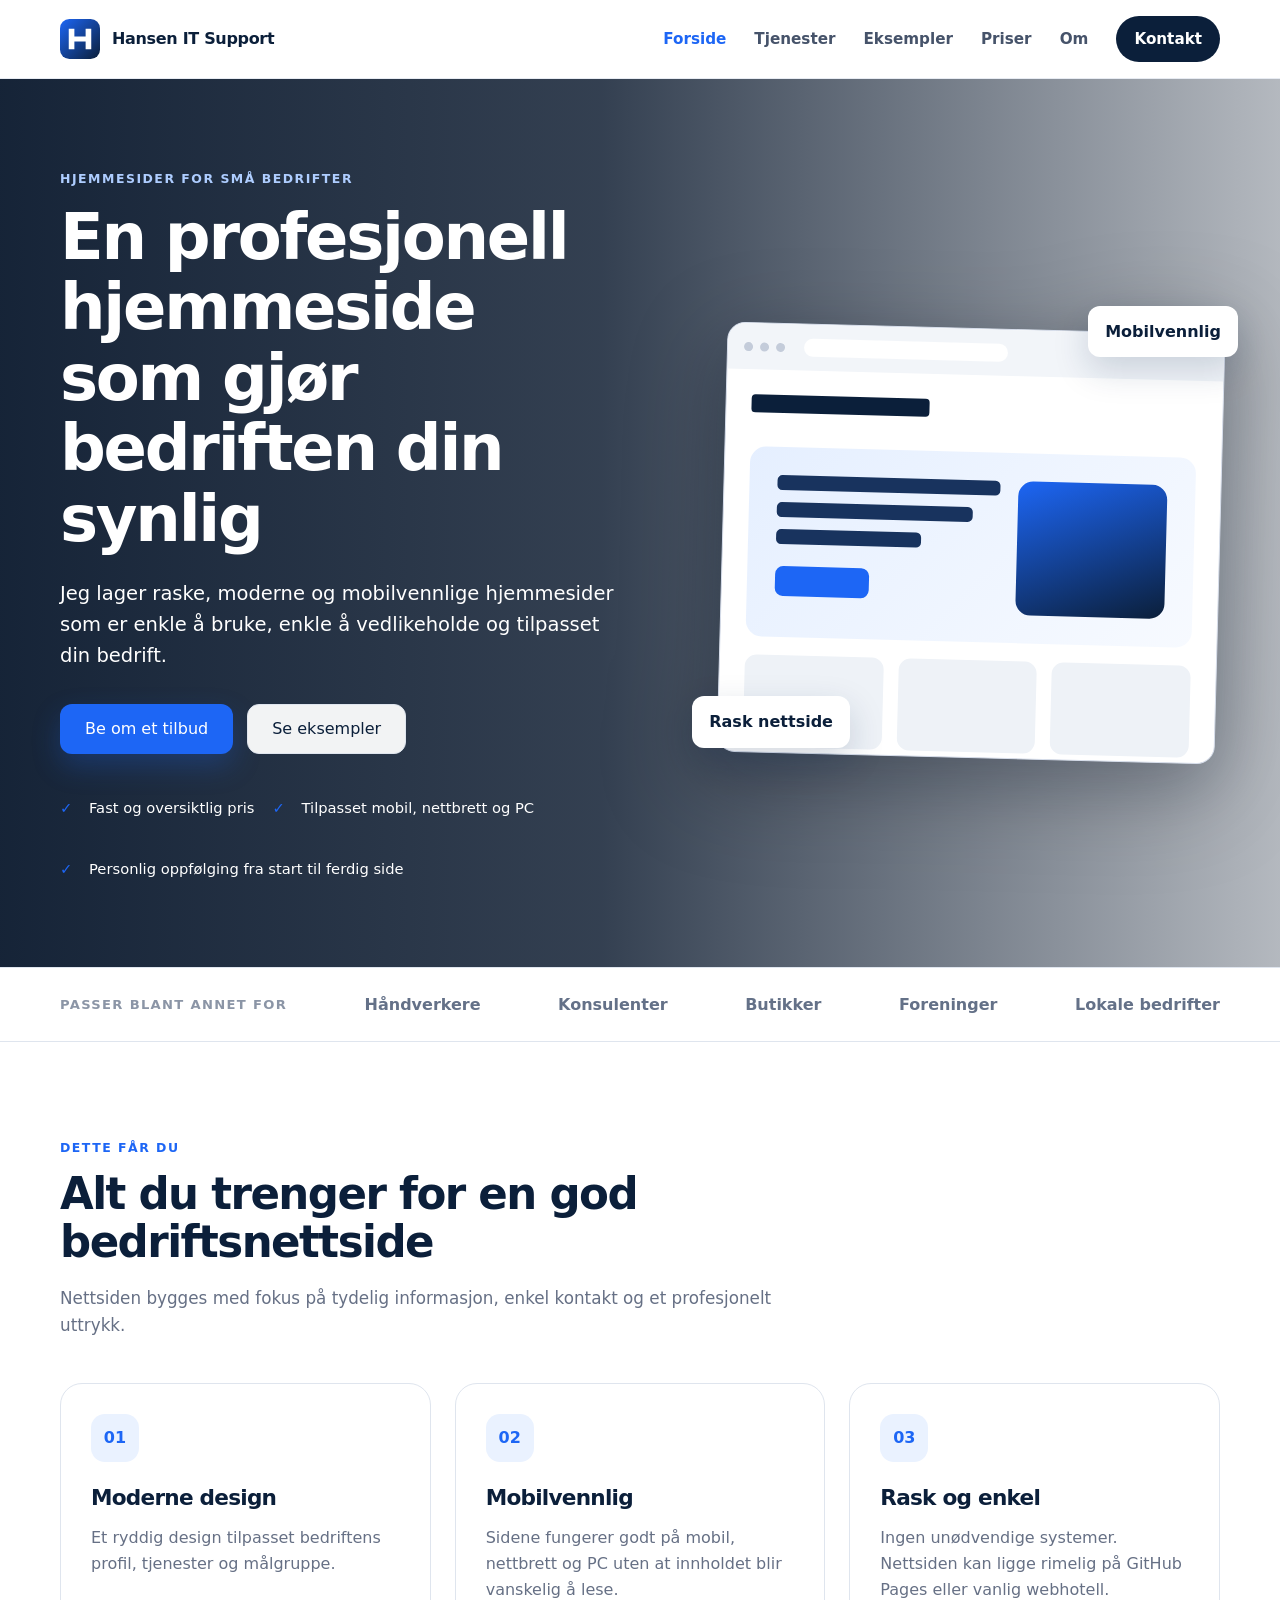
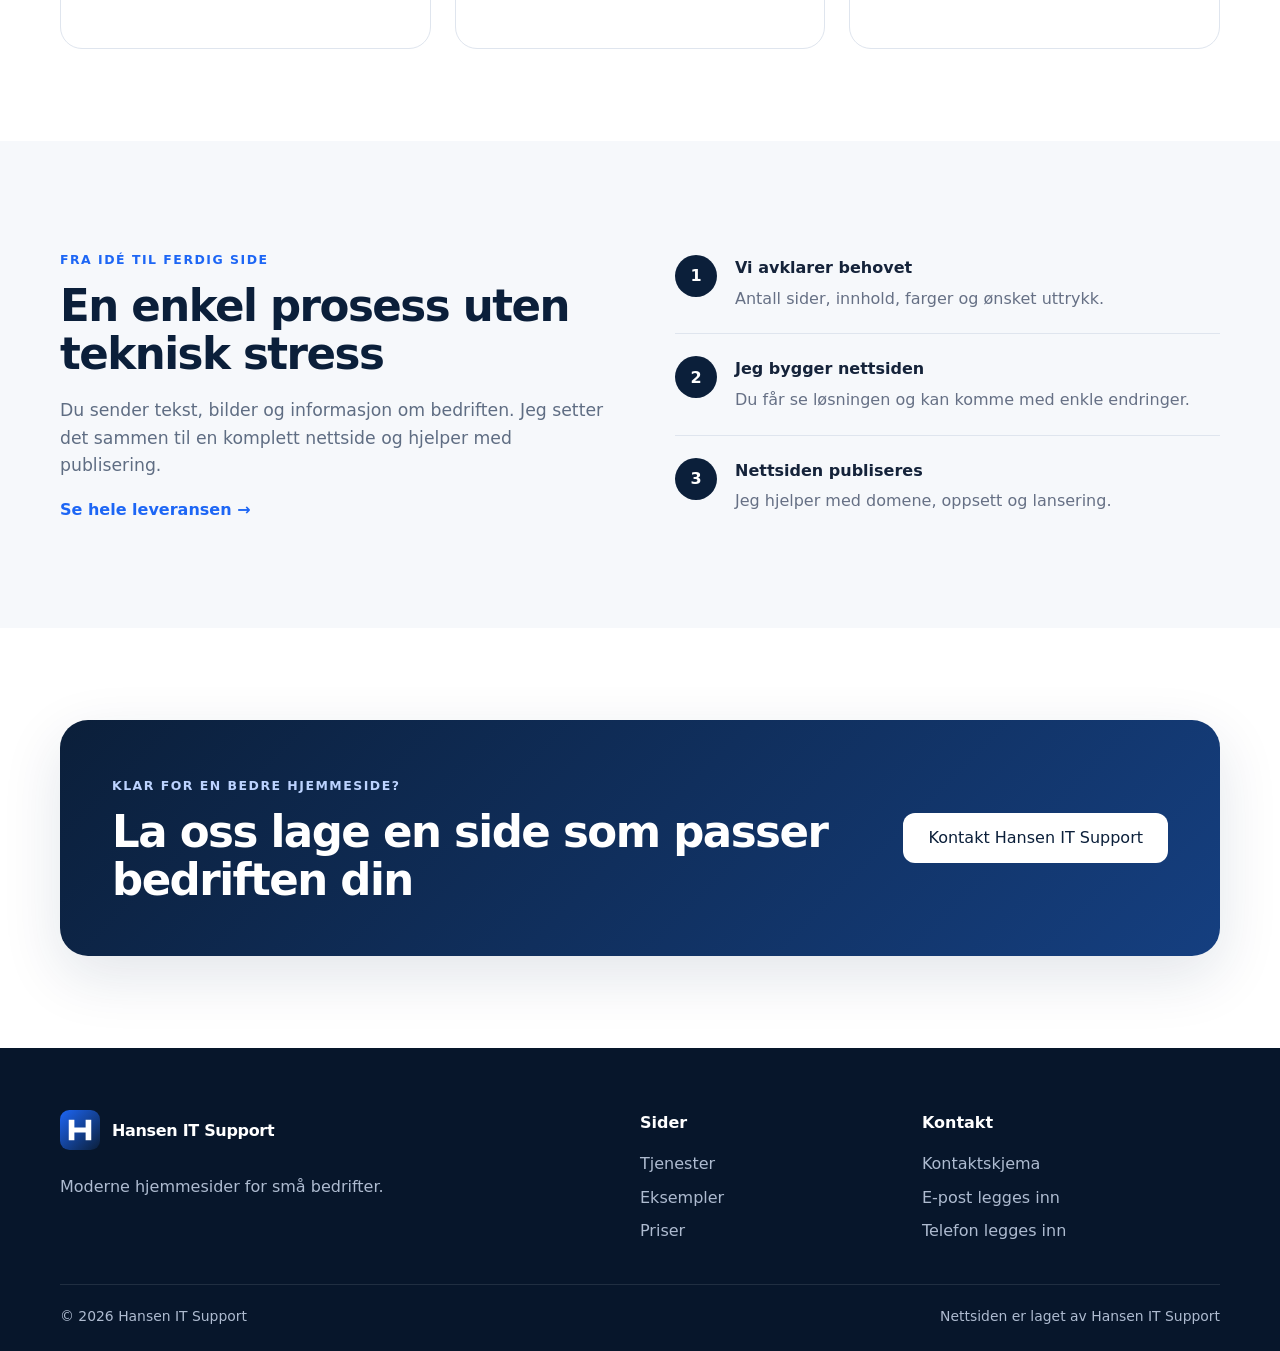
<file: index.html>
<!doctype html>
<html lang="no">
<head>
  <meta charset="utf-8">
  <meta name="viewport" content="width=device-width, initial-scale=1">
  <meta name="description" content="Hansen IT Support lager moderne, raske og mobilvennlige hjemmesider for små bedrifter.">
  <title>Hansen IT Support | Hjemmesider for små bedrifter</title>
  <link rel="icon" href="assets/favicon.svg" type="image/svg+xml">
  <link rel="stylesheet" href="css/style.css">
</head>
<body class="page-home">
<header class="site-header">
  <div class="container nav-wrap">
    <a class="brand" href="index.html" aria-label="Hansen IT Support forside">
      <img src="assets/logo.svg" alt="">
      <span>Hansen IT Support</span>
    </a>
    <button class="menu-btn" aria-expanded="false" aria-controls="main-nav">Meny</button>
    <nav id="main-nav" class="main-nav" aria-label="Hovedmeny">
      <a class="active" href="index.html">Forside</a>
      <a href="tjenester.html">Tjenester</a>
      <a href="eksempler.html">Eksempler</a>
      <a href="priser.html">Priser</a>
      <a href="om.html">Om</a>
      <a class="nav-cta" href="kontakt.html">Kontakt</a>
    </nav>
  </div>
</header>

<main>
  <section class="hero">
    <div class="container hero-grid">
      <div class="hero-copy">
        <span class="eyebrow">Hjemmesider for små bedrifter</span>
        <h1>En profesjonell hjemmeside som gjør bedriften din synlig</h1>
        <p class="lead">Jeg lager raske, moderne og mobilvennlige hjemmesider som er enkle å bruke, enkle å vedlikeholde og tilpasset din bedrift.</p>
        <div class="hero-actions">
          <a class="btn btn-primary" href="kontakt.html">Be om et tilbud</a>
          <a class="btn btn-secondary" href="eksempler.html">Se eksempler</a>
        </div>
        <ul class="check-list compact">
          <li>Fast og oversiktlig pris</li>
          <li>Tilpasset mobil, nettbrett og PC</li>
          <li>Personlig oppfølging fra start til ferdig side</li>
        </ul>
      </div>
      <div class="hero-visual" aria-hidden="true">
        <div class="browser">
          <div class="browser-top"><i></i><i></i><i></i><span></span></div>
          <div class="browser-body">
            <div class="mock-nav"></div>
            <div class="mock-hero">
              <div class="mock-copy">
                <b></b><b></b><b></b>
                <span></span>
              </div>
              <div class="mock-card"></div>
            </div>
            <div class="mock-row"><i></i><i></i><i></i></div>
          </div>
        </div>
        <div class="floating-card card-one">Mobilvennlig</div>
        <div class="floating-card card-two">Rask nettside</div>
      </div>
    </div>
  </section>

  <section class="logo-strip">
    <div class="container logo-strip-inner">
      <span>Passer blant annet for</span>
      <div>Håndverkere</div><div>Konsulenter</div><div>Butikker</div><div>Foreninger</div><div>Lokale bedrifter</div>
    </div>
  </section>

  <section class="section">
    <div class="container">
      <div class="section-heading">
        <span class="eyebrow">Dette får du</span>
        <h2>Alt du trenger for en god bedriftsnettside</h2>
        <p>Nettsiden bygges med fokus på tydelig informasjon, enkel kontakt og et profesjonelt uttrykk.</p>
      </div>
      <div class="card-grid three">
        <article class="feature-card">
          <div class="icon">01</div>
          <h3>Moderne design</h3>
          <p>Et ryddig design tilpasset bedriftens profil, tjenester og målgruppe.</p>
        </article>
        <article class="feature-card">
          <div class="icon">02</div>
          <h3>Mobilvennlig</h3>
          <p>Sidene fungerer godt på mobil, nettbrett og PC uten at innholdet blir vanskelig å lese.</p>
        </article>
        <article class="feature-card">
          <div class="icon">03</div>
          <h3>Rask og enkel</h3>
          <p>Ingen unødvendige systemer. Nettsiden kan ligge rimelig på GitHub Pages eller vanlig webhotell.</p>
        </article>
      </div>
    </div>
  </section>

  <section class="section section-soft">
    <div class="container split">
      <div>
        <span class="eyebrow">Fra idé til ferdig side</span>
        <h2>En enkel prosess uten teknisk stress</h2>
        <p class="lead-small">Du sender tekst, bilder og informasjon om bedriften. Jeg setter det sammen til en komplett nettside og hjelper med publisering.</p>
        <a class="text-link" href="tjenester.html">Se hele leveransen →</a>
      </div>
      <ol class="steps">
        <li><span>1</span><div><strong>Vi avklarer behovet</strong><p>Antall sider, innhold, farger og ønsket uttrykk.</p></div></li>
        <li><span>2</span><div><strong>Jeg bygger nettsiden</strong><p>Du får se løsningen og kan komme med enkle endringer.</p></div></li>
        <li><span>3</span><div><strong>Nettsiden publiseres</strong><p>Jeg hjelper med domene, oppsett og lansering.</p></div></li>
      </ol>
    </div>
  </section>

  <section class="section">
    <div class="container cta">
      <div>
        <span class="eyebrow light">Klar for en bedre hjemmeside?</span>
        <h2>La oss lage en side som passer bedriften din</h2>
      </div>
      <a class="btn btn-light" href="kontakt.html">Kontakt Hansen IT Support</a>
    </div>
  </section>
</main>

<footer class="site-footer">
  <div class="container footer-grid">
    <div>
      <a class="brand footer-brand" href="index.html"><img src="assets/logo.svg" alt=""><span>Hansen IT Support</span></a>
      <p>Moderne hjemmesider for små bedrifter.</p>
    </div>
    <div><strong>Sider</strong><a href="tjenester.html">Tjenester</a><a href="eksempler.html">Eksempler</a><a href="priser.html">Priser</a></div>
    <div><strong>Kontakt</strong><a href="kontakt.html">Kontaktskjema</a><span class="config-email">E-post legges inn</span><span class="config-phone">Telefon legges inn</span></div>
  </div>
  <div class="container footer-bottom"><span>© <span id="year"></span> Hansen IT Support</span><span>Nettsiden er laget av Hansen IT Support</span></div>
</footer>
<script src="js/script.js"></script>
</body>
</html>
</file>
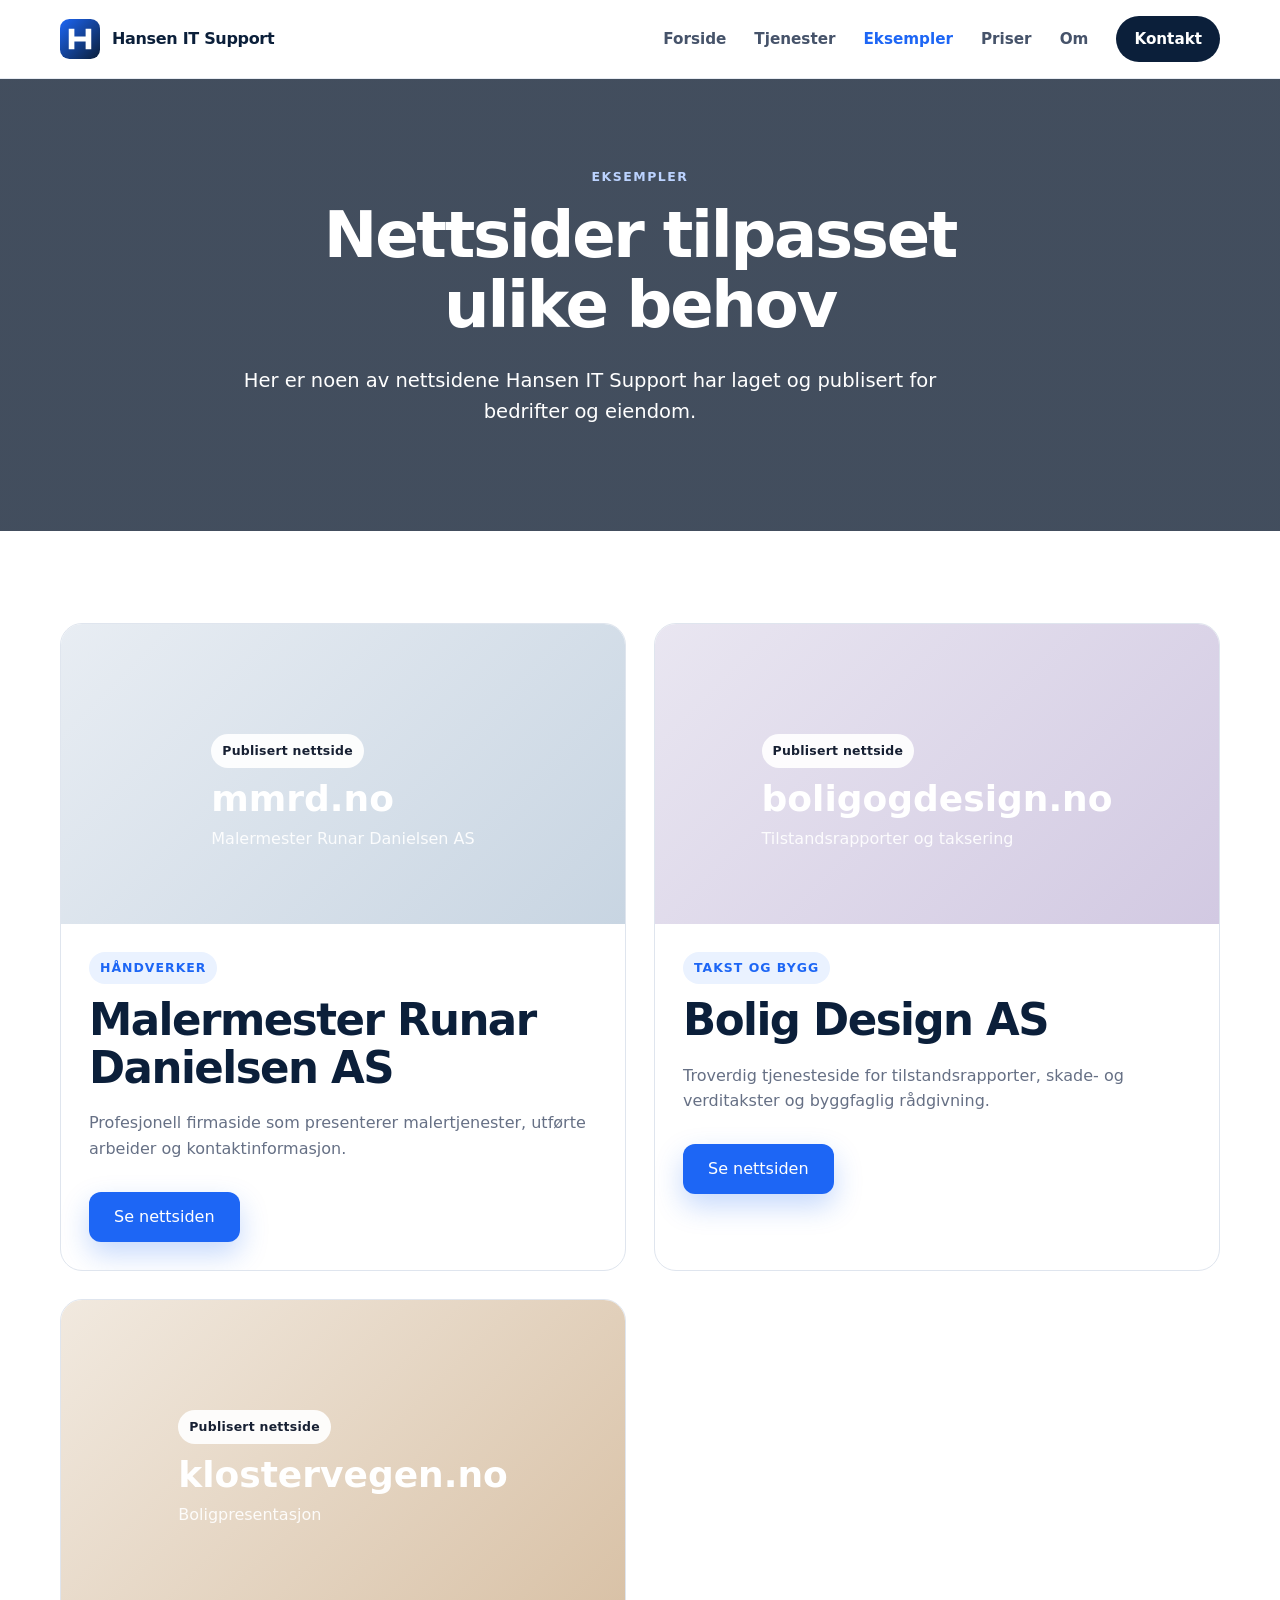
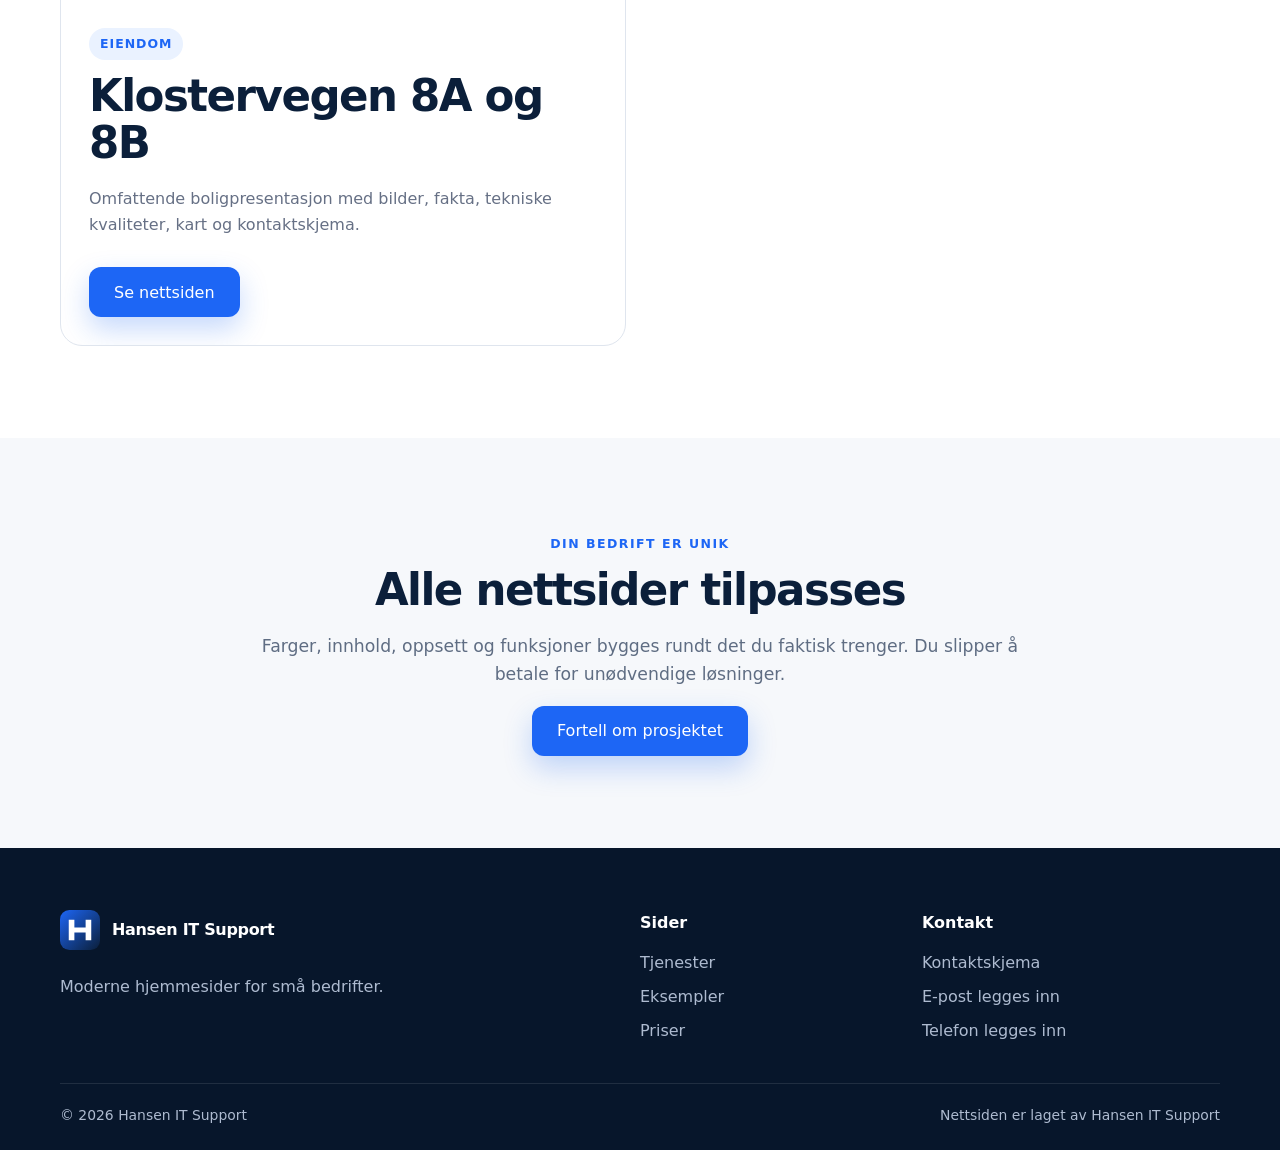
<file: eksempler.html>
<!doctype html>
<html lang="no"><head><meta charset="utf-8"><meta name="viewport" content="width=device-width, initial-scale=1">
<meta name="description" content="Eksempler på typer hjemmesider Hansen IT Support kan lage."><title>Eksempler | Hansen IT Support</title>
<link rel="icon" href="assets/favicon.svg" type="image/svg+xml"><link rel="stylesheet" href="css/style.css">
<style>
.project-link {
  display: block;
  color: inherit;
  text-decoration: none;
}
.live-project {
  min-height: 220px;
  padding: 32px;
  display: flex;
  flex-direction: column;
  justify-content: flex-end;
  align-items: flex-start;
  box-sizing: border-box;
}
.live-project strong {
  display: block;
  margin-top: 12px;
  font-size: clamp(1.5rem, 3vw, 2.25rem);
  line-height: 1.05;
  color: #fff;
}
.live-project small {
  margin-top: 8px;
  font-size: 1rem;
  color: rgba(255,255,255,.9);
}
.live-badge {
  display: inline-flex;
  padding: 7px 11px;
  border-radius: 999px;
  background: rgba(255,255,255,.92);
  color: #172033;
  font-size: .78rem;
  font-weight: 700;
  letter-spacing: .02em;
}
.project-button {
  margin-top: 14px;
}
.project-card {
  overflow: hidden;
}
</style>

</head>
<body class="page-examples">
<header class="site-header"><div class="container nav-wrap"><a class="brand" href="index.html"><img src="assets/logo.svg" alt=""><span>Hansen IT Support</span></a><button class="menu-btn" aria-expanded="false" aria-controls="main-nav">Meny</button><nav id="main-nav" class="main-nav"><a href="index.html">Forside</a><a href="tjenester.html">Tjenester</a><a class="active" href="eksempler.html">Eksempler</a><a href="priser.html">Priser</a><a href="om.html">Om</a><a class="nav-cta" href="kontakt.html">Kontakt</a></nav></div></header>
<main>
<section class="page-hero"><div class="container narrow"><span class="eyebrow">Eksempler</span><h1>Nettsider tilpasset ulike behov</h1><p class="lead">Her er noen av nettsidene Hansen IT Support har laget og publisert for bedrifter og eiendom.</p></div></section>
<section class="section">
<div class="container">
  <div class="project-grid">

    <article class="project-card">
      <a class="project-link" href="https://www.mmrd.no/" target="_blank" rel="noopener noreferrer" aria-label="Åpne mmrd.no i ny fane">
        <div class="project-preview theme-builder">
          <div class="live-project">
            <span class="live-badge">Publisert nettside</span>
            <strong>mmrd.no</strong>
            <small>Malermester Runar Danielsen AS</small>
          </div>
        </div>
      </a>
      <div class="project-content">
        <span class="tag">Håndverker</span>
        <h2>Malermester Runar Danielsen AS</h2>
        <p>Profesjonell firmaside som presenterer malertjenester, utførte arbeider og kontaktinformasjon.</p>
        <a class="btn btn-primary project-button" href="https://www.mmrd.no/" target="_blank" rel="noopener noreferrer">Se nettsiden</a>
      </div>
    </article>

    <article class="project-card">
      <a class="project-link" href="https://boligogdesign.no/" target="_blank" rel="noopener noreferrer" aria-label="Åpne boligogdesign.no i ny fane">
        <div class="project-preview theme-consultant">
          <div class="live-project">
            <span class="live-badge">Publisert nettside</span>
            <strong>boligogdesign.no</strong>
            <small>Tilstandsrapporter og taksering</small>
          </div>
        </div>
      </a>
      <div class="project-content">
        <span class="tag">Takst og bygg</span>
        <h2>Bolig Design AS</h2>
        <p>Troverdig tjenesteside for tilstandsrapporter, skade- og verditakster og byggfaglig rådgivning.</p>
        <a class="btn btn-primary project-button" href="https://boligogdesign.no/" target="_blank" rel="noopener noreferrer">Se nettsiden</a>
      </div>
    </article>

    <article class="project-card">
      <a class="project-link" href="https://klostervegen.no/" target="_blank" rel="noopener noreferrer" aria-label="Åpne klostervegen.no i ny fane">
        <div class="project-preview theme-property">
          <div class="live-project">
            <span class="live-badge">Publisert nettside</span>
            <strong>klostervegen.no</strong>
            <small>Boligpresentasjon</small>
          </div>
        </div>
      </a>
      <div class="project-content">
        <span class="tag">Eiendom</span>
        <h2>Klostervegen 8A og 8B</h2>
        <p>Omfattende boligpresentasjon med bilder, fakta, tekniske kvaliteter, kart og kontaktskjema.</p>
        <a class="btn btn-primary project-button" href="https://klostervegen.no/" target="_blank" rel="noopener noreferrer">Se nettsiden</a>
      </div>
    </article>

  </div>
</div>
</section>
<section class="section section-soft"><div class="container center narrow"><span class="eyebrow">Din bedrift er unik</span><h2>Alle nettsider tilpasses</h2><p class="lead-small">Farger, innhold, oppsett og funksjoner bygges rundt det du faktisk trenger. Du slipper å betale for unødvendige løsninger.</p><a class="btn btn-primary" href="kontakt.html">Fortell om prosjektet</a></div></section>
</main>
<footer class="site-footer"><div class="container footer-grid"><div><a class="brand footer-brand" href="index.html"><img src="assets/logo.svg" alt=""><span>Hansen IT Support</span></a><p>Moderne hjemmesider for små bedrifter.</p></div><div><strong>Sider</strong><a href="tjenester.html">Tjenester</a><a href="eksempler.html">Eksempler</a><a href="priser.html">Priser</a></div><div><strong>Kontakt</strong><a href="kontakt.html">Kontaktskjema</a><span class="config-email">E-post legges inn</span><span class="config-phone">Telefon legges inn</span></div></div><div class="container footer-bottom"><span>© <span id="year"></span> Hansen IT Support</span><span>Nettsiden er laget av Hansen IT Support</span></div></footer>
<script src="js/script.js"></script></body></html>
</file>
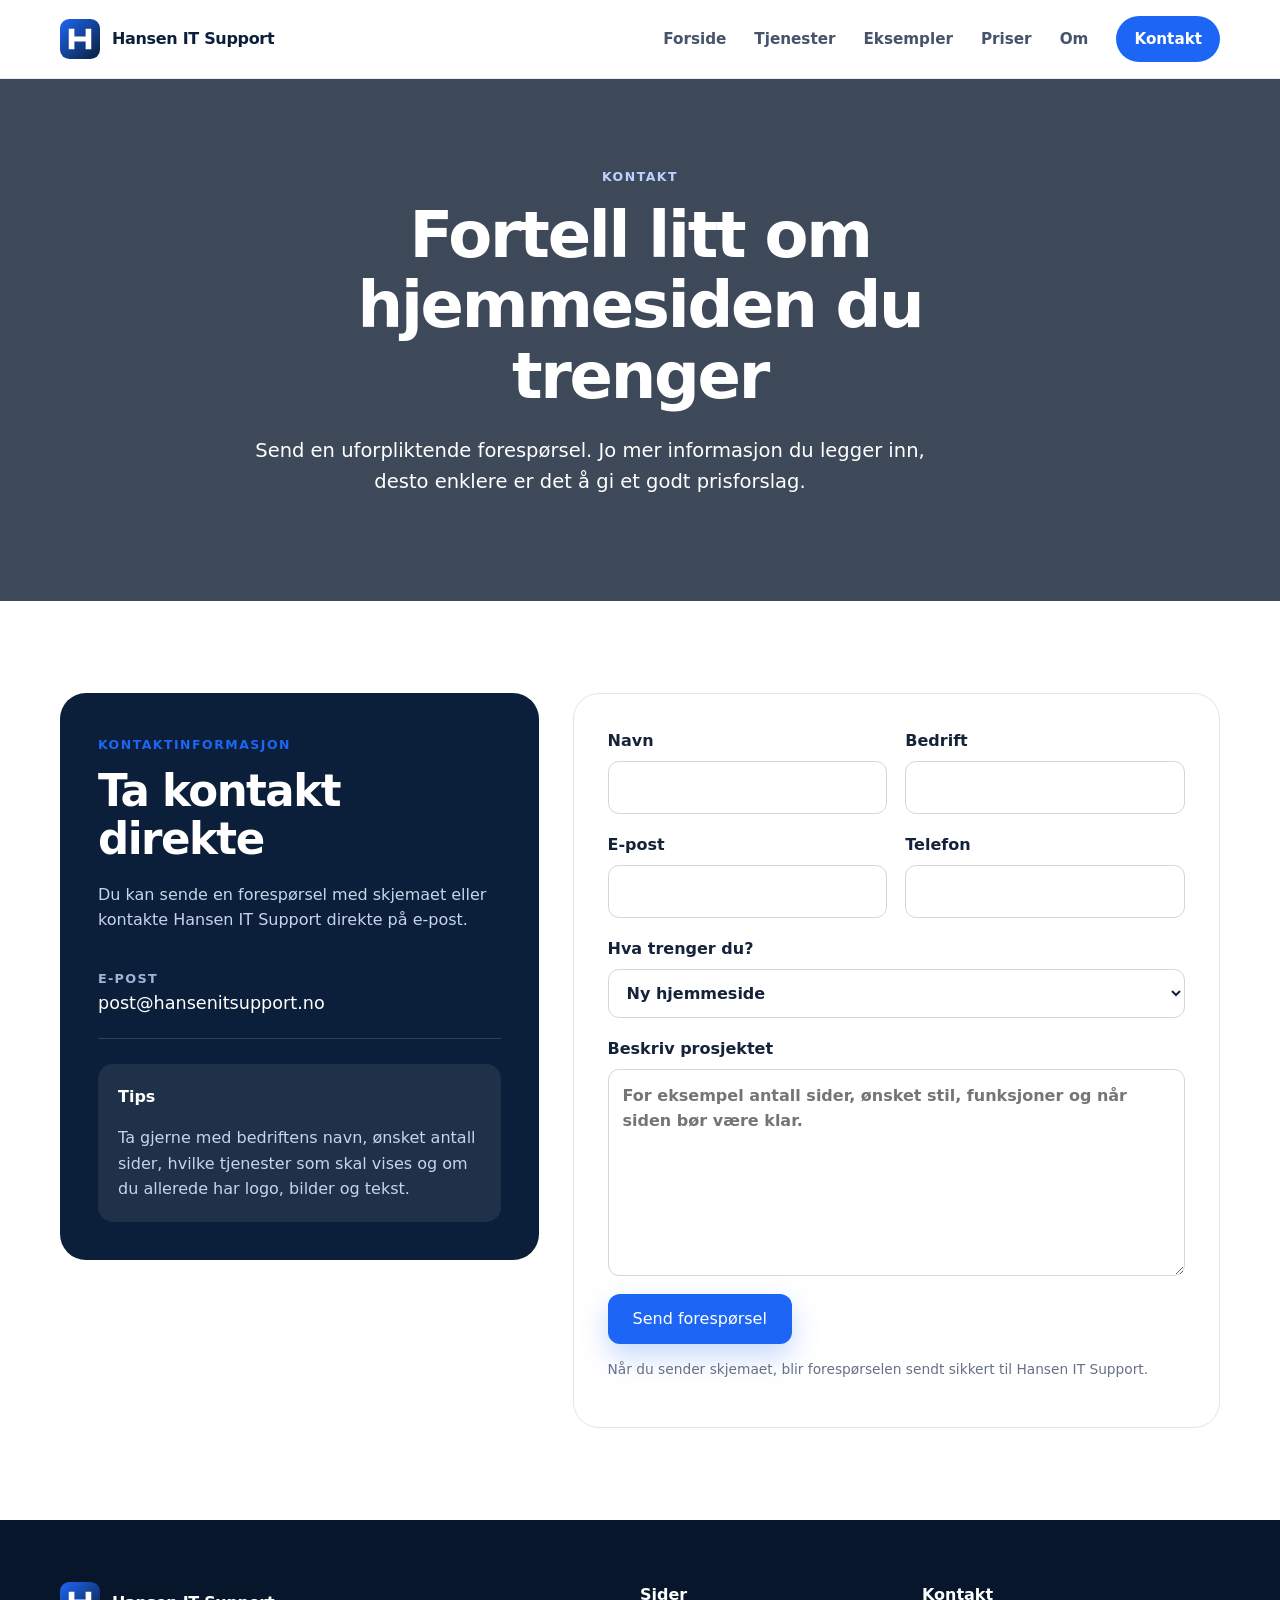
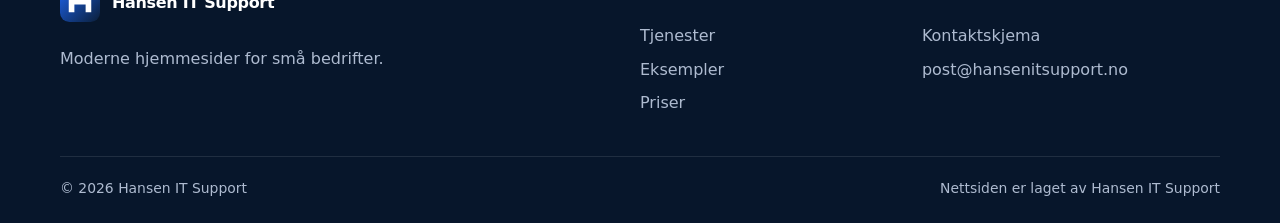
<file: kontakt.html>
<!doctype html>
<html lang="no"><head><meta charset="utf-8"><meta name="viewport" content="width=device-width, initial-scale=1">
<meta name="description" content="Kontakt Hansen IT Support for tilbud på ny hjemmeside."><title>Kontakt | Hansen IT Support</title>
<link rel="icon" href="assets/favicon.svg" type="image/svg+xml"><link rel="stylesheet" href="css/style.css"></head>
<body class="page-contact">
<header class="site-header"><div class="container nav-wrap"><a class="brand" href="index.html"><img src="assets/logo.svg" alt=""><span>Hansen IT Support</span></a><button class="menu-btn" aria-expanded="false" aria-controls="main-nav">Meny</button><nav id="main-nav" class="main-nav"><a href="index.html">Forside</a><a href="tjenester.html">Tjenester</a><a href="eksempler.html">Eksempler</a><a href="priser.html">Priser</a><a href="om.html">Om</a><a class="nav-cta active" href="kontakt.html">Kontakt</a></nav></div></header>
<main>
<section class="page-hero"><div class="container narrow"><span class="eyebrow">Kontakt</span><h1>Fortell litt om hjemmesiden du trenger</h1><p class="lead">Send en uforpliktende forespørsel. Jo mer informasjon du legger inn, desto enklere er det å gi et godt prisforslag.</p></div></section>
<section class="section"><div class="container contact-grid">
<div class="contact-panel">
<span class="eyebrow">Kontaktinformasjon</span><h2>Ta kontakt direkte</h2><p>Du kan sende en forespørsel med skjemaet eller kontakte Hansen IT Support direkte på e-post.</p>
<div class="contact-method"><strong>E-post</strong><a href="mailto:post@hansenitsupport.no">post@hansenitsupport.no</a></div>

<div class="contact-tip"><strong>Tips</strong><p>Ta gjerne med bedriftens navn, ønsket antall sider, hvilke tjenester som skal vises og om du allerede har logo, bilder og tekst.</p></div>
</div>
<form class="contact-form" id="contact-form" action="https://api.web3forms.com/submit" method="POST">
<input type="hidden" name="access_key" value="d7c8a1c1-a9bd-4952-ade7-8ed4b2e84285">
<input type="hidden" name="subject" value="Ny forespørsel fra hansenitsupport.no">
<input type="hidden" name="from_name" value="Hansen IT Support nettside">
<input type="hidden" name="redirect" value="https://hansenitsupport.no/takk.html">
<input type="checkbox" name="botcheck" style="display:none;">
<div class="field-row"><label>Navn<input required name="navn" autocomplete="name"></label><label>Bedrift<input name="bedrift" autocomplete="organization"></label></div>
<div class="field-row"><label>E-post<input required type="email" name="epost" autocomplete="email"></label><label>Telefon<input name="telefon" autocomplete="tel"></label></div>
<label>Hva trenger du?<select name="tjeneste"><option>Ny hjemmeside</option><option>Redesign av gammel hjemmeside</option><option>Større portal</option><option>Oppdatering av eksisterende nettside</option></select></label>
<label>Beskriv prosjektet<textarea required name="melding" rows="7" placeholder="For eksempel antall sider, ønsket stil, funksjoner og når siden bør være klar."></textarea></label>
<button class="btn btn-primary" type="submit">Send forespørsel</button>
<p class="form-note">Når du sender skjemaet, blir forespørselen sendt sikkert til Hansen IT Support.</p>
<div id="form-status" class="form-status" role="status"></div>
</form>
</div></section>
</main>
<footer class="site-footer"><div class="container footer-grid"><div><a class="brand footer-brand" href="index.html"><img src="assets/logo.svg" alt=""><span>Hansen IT Support</span></a><p>Moderne hjemmesider for små bedrifter.</p></div><div><strong>Sider</strong><a href="tjenester.html">Tjenester</a><a href="eksempler.html">Eksempler</a><a href="priser.html">Priser</a></div><div><strong>Kontakt</strong><a href="kontakt.html">Kontaktskjema</a><a href="mailto:post@hansenitsupport.no">post@hansenitsupport.no</a></div></div><div class="container footer-bottom"><span>© <span id="year"></span> Hansen IT Support</span><span>Nettsiden er laget av Hansen IT Support</span></div></footer>
<script src="js/script.js"></script></body></html>
</file>
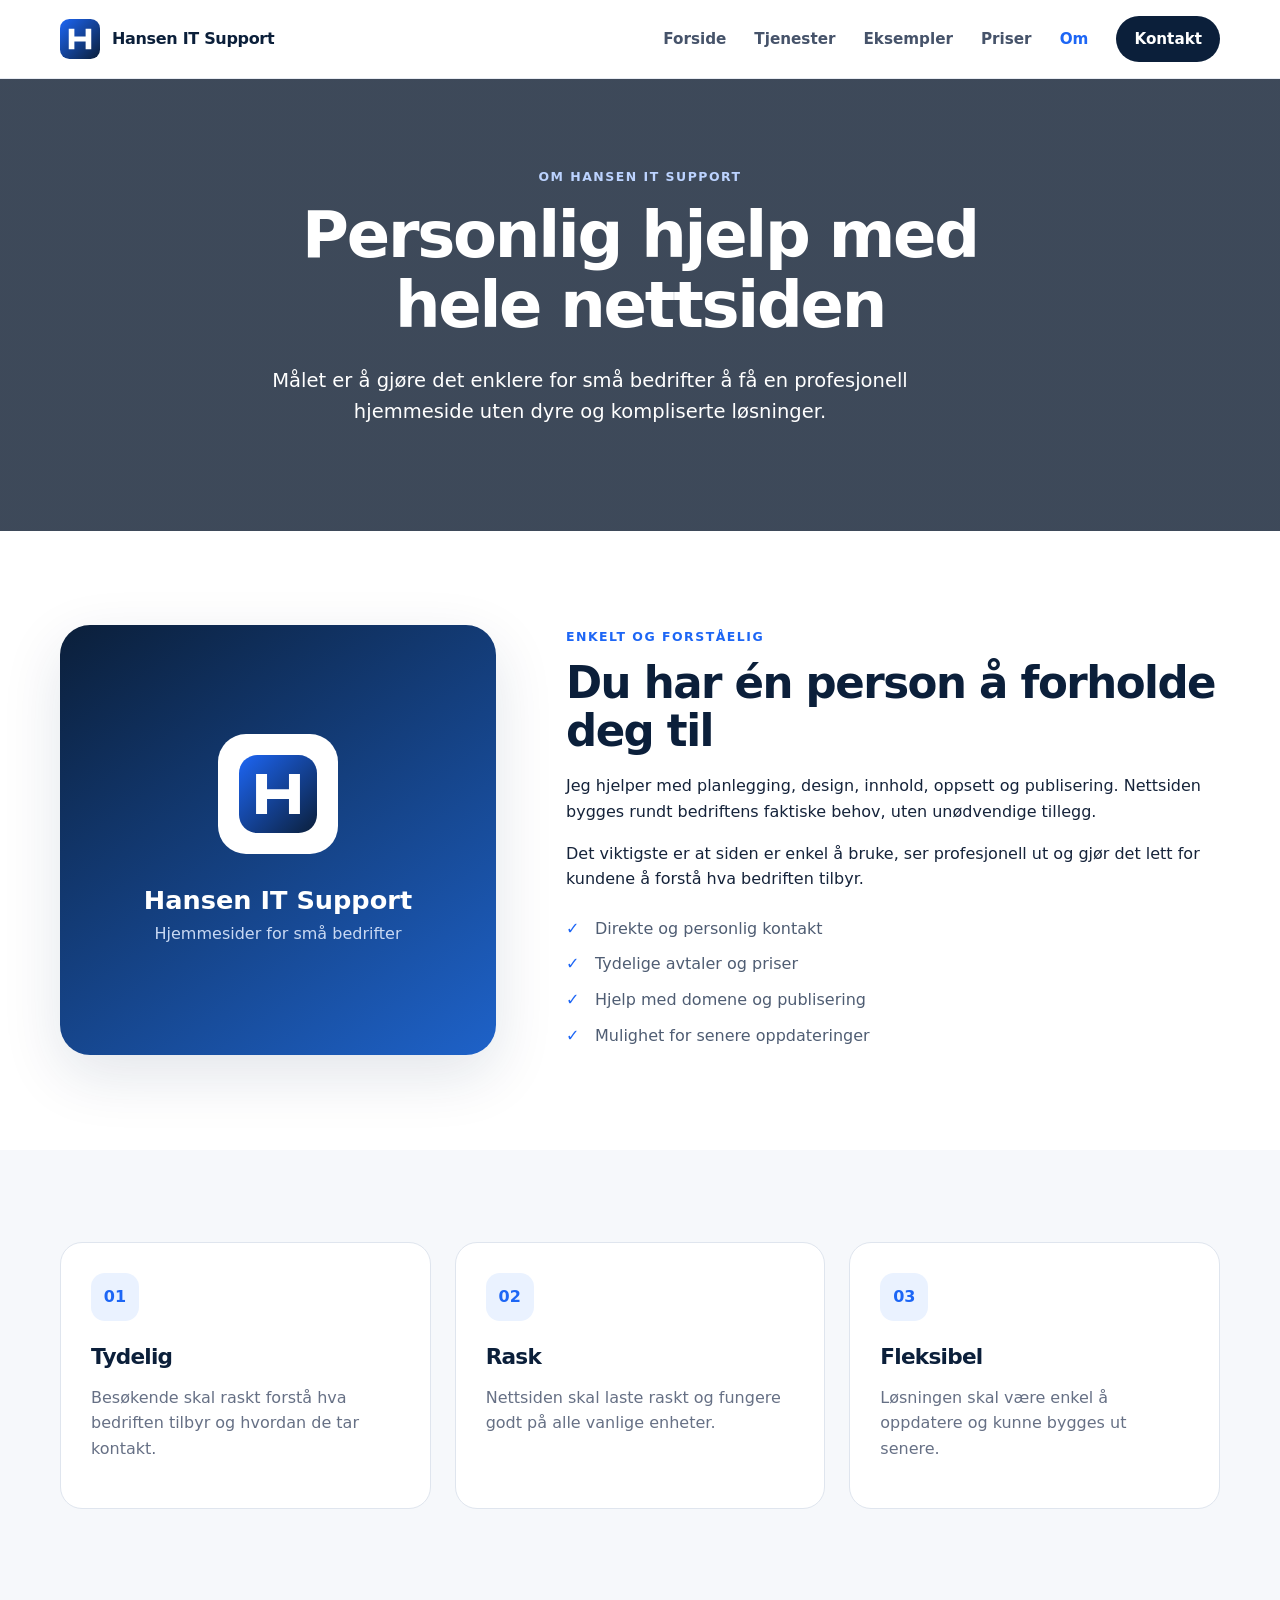
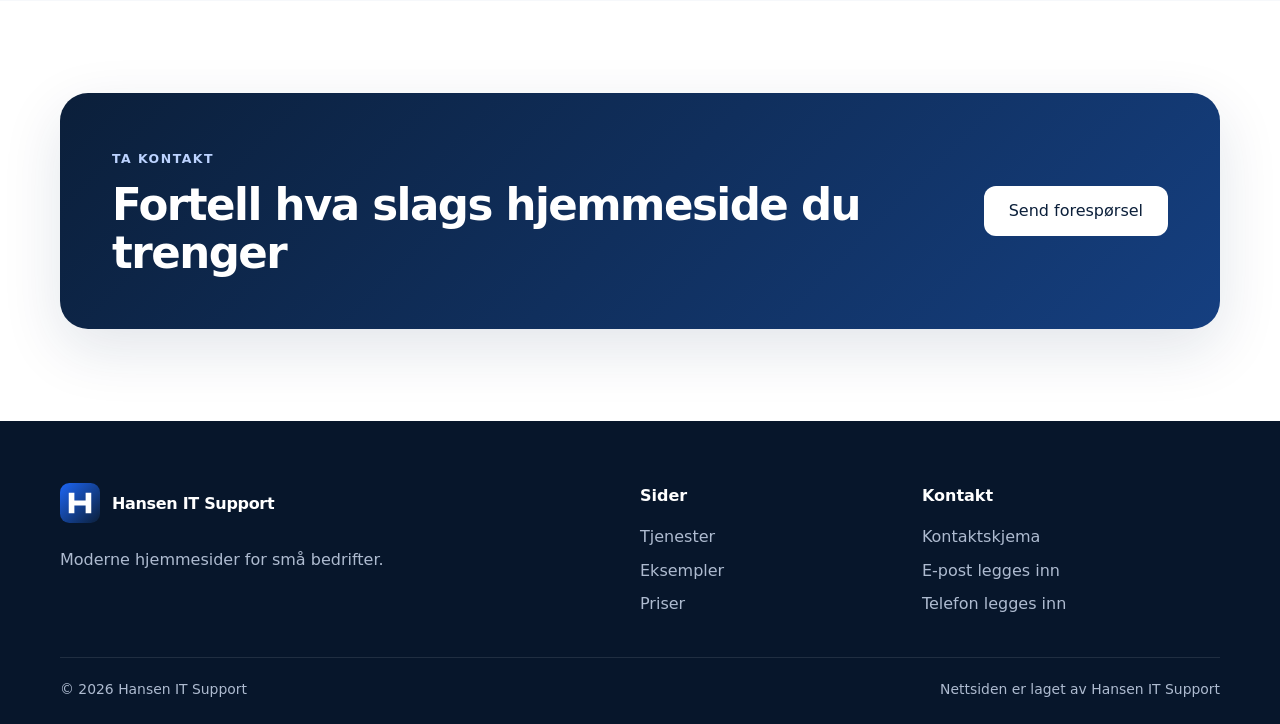
<file: om.html>
<!doctype html>
<html lang="no"><head><meta charset="utf-8"><meta name="viewport" content="width=device-width, initial-scale=1">
<meta name="description" content="Om Hansen IT Support og hvordan hjemmesidene lages."><title>Om | Hansen IT Support</title>
<link rel="icon" href="assets/favicon.svg" type="image/svg+xml"><link rel="stylesheet" href="css/style.css"></head>
<body class="page-about">
<header class="site-header"><div class="container nav-wrap"><a class="brand" href="index.html"><img src="assets/logo.svg" alt=""><span>Hansen IT Support</span></a><button class="menu-btn" aria-expanded="false" aria-controls="main-nav">Meny</button><nav id="main-nav" class="main-nav"><a href="index.html">Forside</a><a href="tjenester.html">Tjenester</a><a href="eksempler.html">Eksempler</a><a href="priser.html">Priser</a><a class="active" href="om.html">Om</a><a class="nav-cta" href="kontakt.html">Kontakt</a></nav></div></header>
<main>
<section class="page-hero"><div class="container narrow"><span class="eyebrow">Om Hansen IT Support</span><h1>Personlig hjelp med hele nettsiden</h1><p class="lead">Målet er å gjøre det enklere for små bedrifter å få en profesjonell hjemmeside uten dyre og kompliserte løsninger.</p></div></section>
<section class="section"><div class="container split about-split">
<div class="portrait-card" aria-hidden="true"><div class="portrait-logo"><img src="assets/logo.svg" alt=""></div><strong>Hansen IT Support</strong><span>Hjemmesider for små bedrifter</span></div>
<div><span class="eyebrow">Enkelt og forståelig</span><h2>Du har én person å forholde deg til</h2><p>Jeg hjelper med planlegging, design, innhold, oppsett og publisering. Nettsiden bygges rundt bedriftens faktiske behov, uten unødvendige tillegg.</p><p>Det viktigste er at siden er enkel å bruke, ser profesjonell ut og gjør det lett for kundene å forstå hva bedriften tilbyr.</p><ul class="check-list"><li>Direkte og personlig kontakt</li><li>Tydelige avtaler og priser</li><li>Hjelp med domene og publisering</li><li>Mulighet for senere oppdateringer</li></ul></div>
</div></section>
<section class="section section-soft"><div class="container values-grid">
<article><span>01</span><h3>Tydelig</h3><p>Besøkende skal raskt forstå hva bedriften tilbyr og hvordan de tar kontakt.</p></article>
<article><span>02</span><h3>Rask</h3><p>Nettsiden skal laste raskt og fungere godt på alle vanlige enheter.</p></article>
<article><span>03</span><h3>Fleksibel</h3><p>Løsningen skal være enkel å oppdatere og kunne bygges ut senere.</p></article>
</div></section>
<section class="section"><div class="container cta"><div><span class="eyebrow light">Ta kontakt</span><h2>Fortell hva slags hjemmeside du trenger</h2></div><a class="btn btn-light" href="kontakt.html">Send forespørsel</a></div></section>
</main>
<footer class="site-footer"><div class="container footer-grid"><div><a class="brand footer-brand" href="index.html"><img src="assets/logo.svg" alt=""><span>Hansen IT Support</span></a><p>Moderne hjemmesider for små bedrifter.</p></div><div><strong>Sider</strong><a href="tjenester.html">Tjenester</a><a href="eksempler.html">Eksempler</a><a href="priser.html">Priser</a></div><div><strong>Kontakt</strong><a href="kontakt.html">Kontaktskjema</a><span class="config-email">E-post legges inn</span><span class="config-phone">Telefon legges inn</span></div></div><div class="container footer-bottom"><span>© <span id="year"></span> Hansen IT Support</span><span>Nettsiden er laget av Hansen IT Support</span></div></footer>
<script src="js/script.js"></script></body></html>
</file>
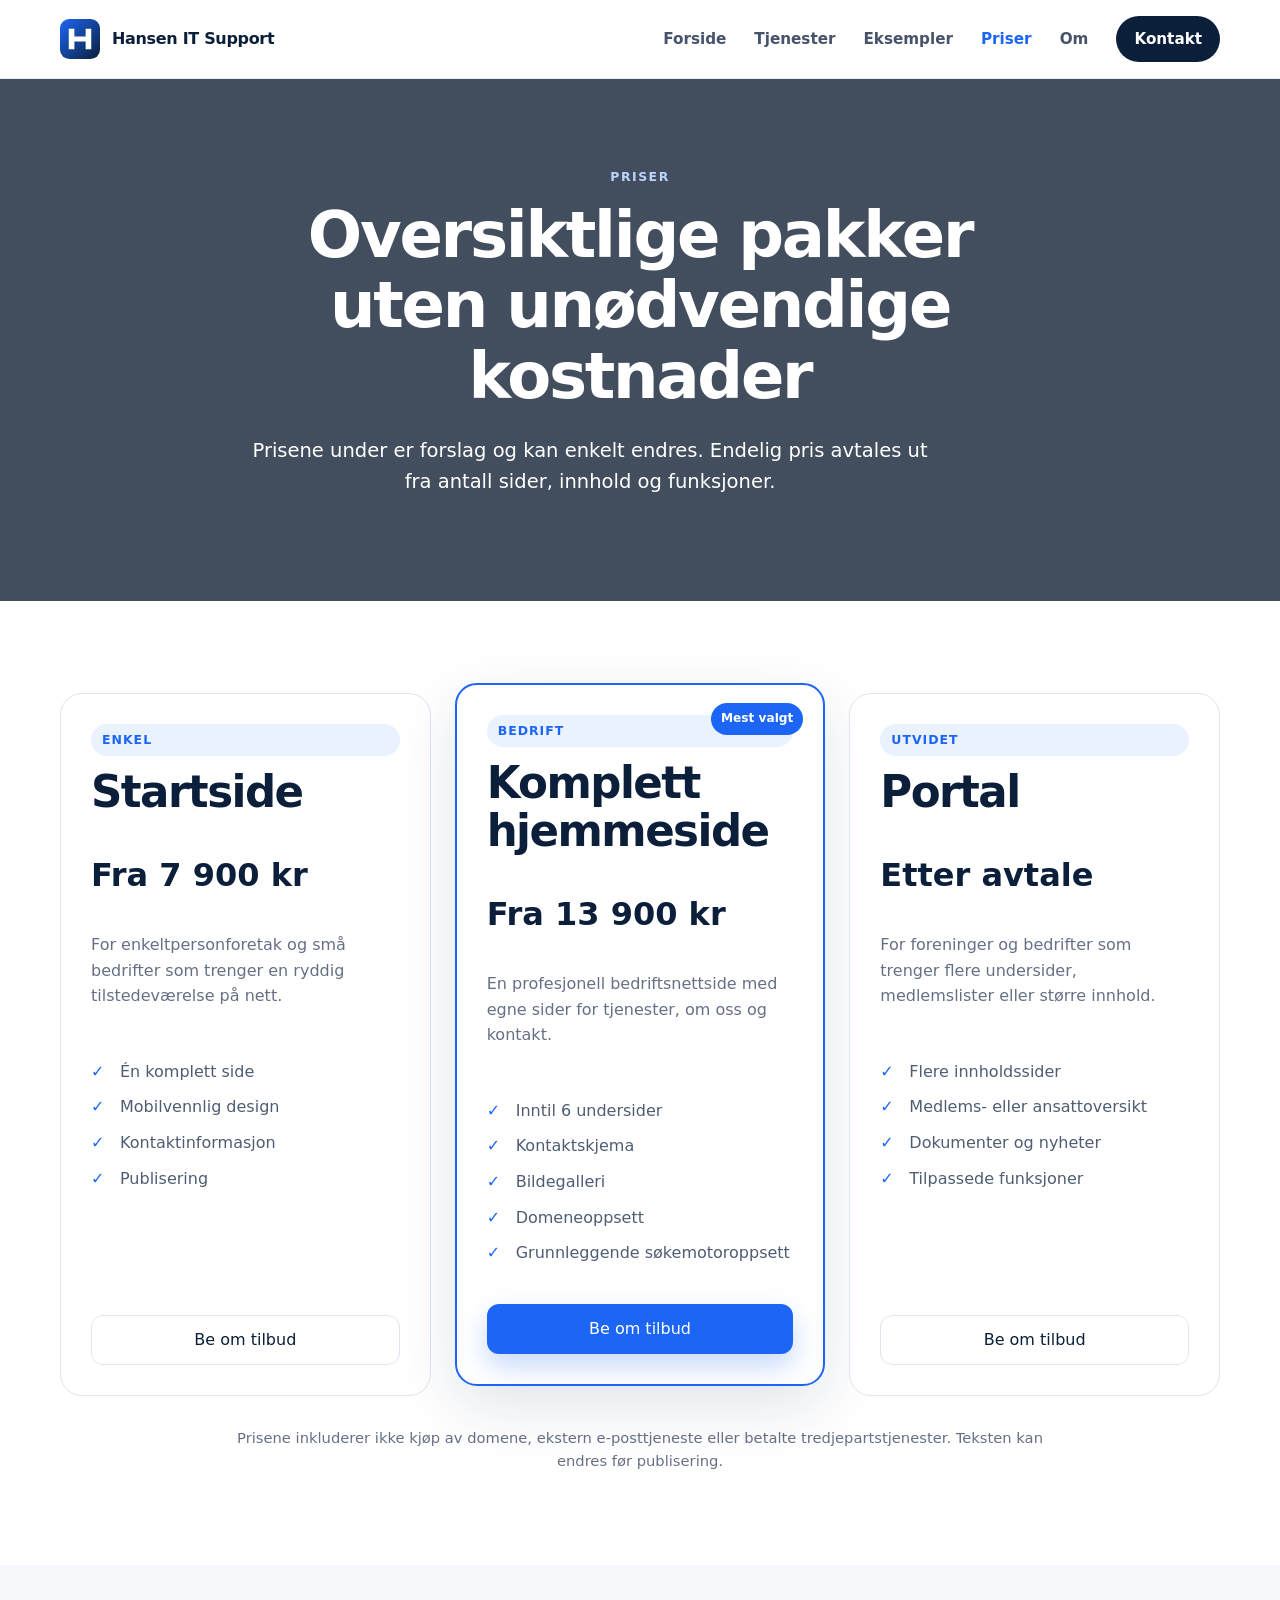
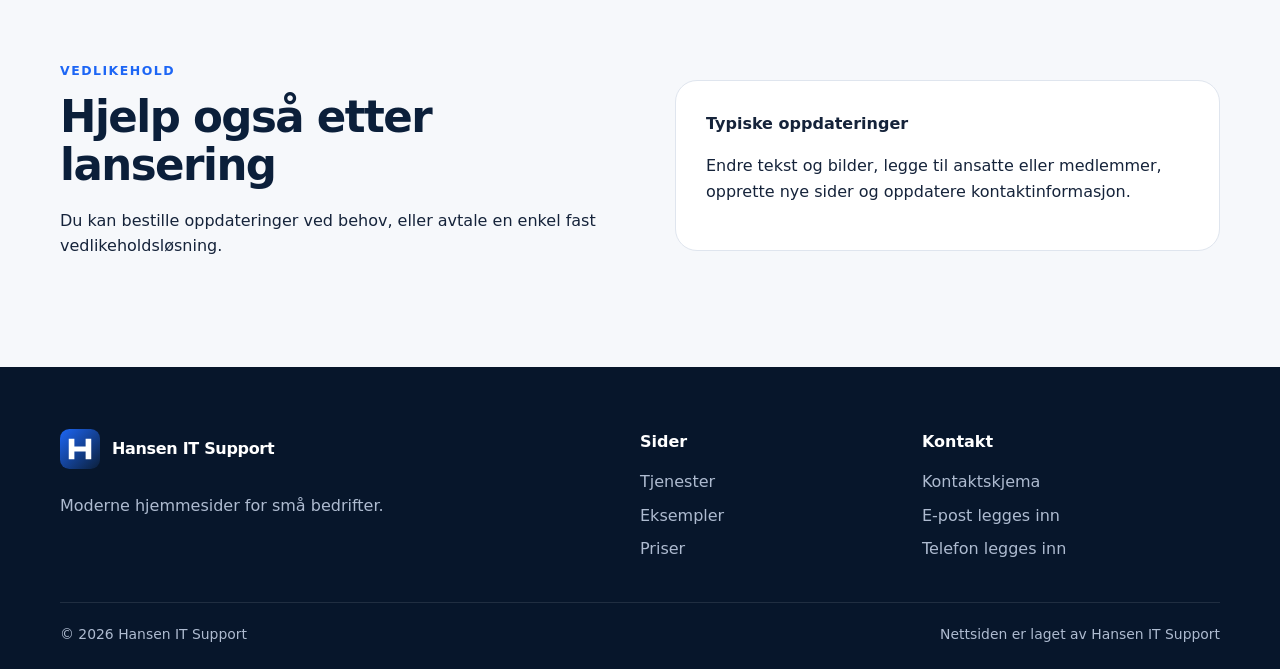
<file: priser.html>
<!doctype html>
<html lang="no"><head><meta charset="utf-8"><meta name="viewport" content="width=device-width, initial-scale=1">
<meta name="description" content="Prisforslag for hjemmesider fra Hansen IT Support."><title>Priser | Hansen IT Support</title>
<link rel="icon" href="assets/favicon.svg" type="image/svg+xml"><link rel="stylesheet" href="css/style.css"></head>
<body class="page-prices">
<header class="site-header"><div class="container nav-wrap"><a class="brand" href="index.html"><img src="assets/logo.svg" alt=""><span>Hansen IT Support</span></a><button class="menu-btn" aria-expanded="false" aria-controls="main-nav">Meny</button><nav id="main-nav" class="main-nav"><a href="index.html">Forside</a><a href="tjenester.html">Tjenester</a><a href="eksempler.html">Eksempler</a><a class="active" href="priser.html">Priser</a><a href="om.html">Om</a><a class="nav-cta" href="kontakt.html">Kontakt</a></nav></div></header>
<main>
<section class="page-hero"><div class="container narrow"><span class="eyebrow">Priser</span><h1>Oversiktlige pakker uten unødvendige kostnader</h1><p class="lead">Prisene under er forslag og kan enkelt endres. Endelig pris avtales ut fra antall sider, innhold og funksjoner.</p></div></section>
<section class="section"><div class="container pricing-grid">
<article class="price-card"><span class="tag">Enkel</span><h2>Startside</h2><div class="price">Fra 7 900 kr</div><p>For enkeltpersonforetak og små bedrifter som trenger en ryddig tilstedeværelse på nett.</p><ul class="check-list"><li>Én komplett side</li><li>Mobilvennlig design</li><li>Kontaktinformasjon</li><li>Publisering</li></ul><a class="btn btn-secondary full" href="kontakt.html">Be om tilbud</a></article>
<article class="price-card featured"><span class="popular">Mest valgt</span><span class="tag">Bedrift</span><h2>Komplett hjemmeside</h2><div class="price">Fra 13 900 kr</div><p>En profesjonell bedriftsnettside med egne sider for tjenester, om oss og kontakt.</p><ul class="check-list"><li>Inntil 6 undersider</li><li>Kontaktskjema</li><li>Bildegalleri</li><li>Domeneoppsett</li><li>Grunnleggende søkemotoroppsett</li></ul><a class="btn btn-primary full" href="kontakt.html">Be om tilbud</a></article>
<article class="price-card"><span class="tag">Utvidet</span><h2>Portal</h2><div class="price">Etter avtale</div><p>For foreninger og bedrifter som trenger flere undersider, medlemslister eller større innhold.</p><ul class="check-list"><li>Flere innholdssider</li><li>Medlems- eller ansattoversikt</li><li>Dokumenter og nyheter</li><li>Tilpassede funksjoner</li></ul><a class="btn btn-secondary full" href="kontakt.html">Be om tilbud</a></article>
</div>
<p class="price-note">Prisene inkluderer ikke kjøp av domene, ekstern e-posttjeneste eller betalte tredjepartstjenester. Teksten kan endres før publisering.</p>
</section>
<section class="section section-soft"><div class="container split"><div><span class="eyebrow">Vedlikehold</span><h2>Hjelp også etter lansering</h2><p>Du kan bestille oppdateringer ved behov, eller avtale en enkel fast vedlikeholdsløsning.</p></div><div class="info-box"><strong>Typiske oppdateringer</strong><p>Endre tekst og bilder, legge til ansatte eller medlemmer, opprette nye sider og oppdatere kontaktinformasjon.</p></div></div></section>
</main>
<footer class="site-footer"><div class="container footer-grid"><div><a class="brand footer-brand" href="index.html"><img src="assets/logo.svg" alt=""><span>Hansen IT Support</span></a><p>Moderne hjemmesider for små bedrifter.</p></div><div><strong>Sider</strong><a href="tjenester.html">Tjenester</a><a href="eksempler.html">Eksempler</a><a href="priser.html">Priser</a></div><div><strong>Kontakt</strong><a href="kontakt.html">Kontaktskjema</a><span class="config-email">E-post legges inn</span><span class="config-phone">Telefon legges inn</span></div></div><div class="container footer-bottom"><span>© <span id="year"></span> Hansen IT Support</span><span>Nettsiden er laget av Hansen IT Support</span></div></footer>
<script src="js/script.js"></script></body></html>
</file>
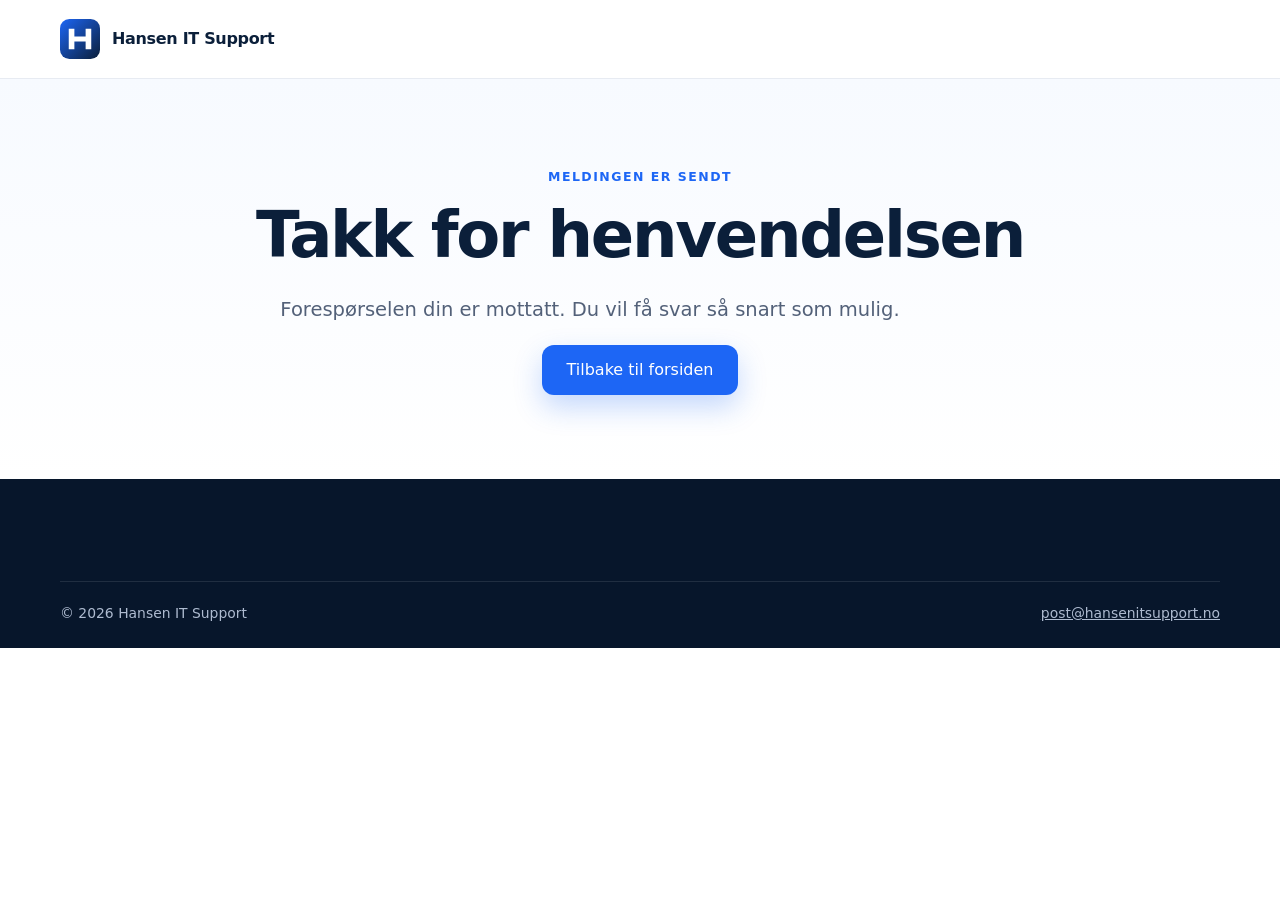
<file: takk.html>
<!doctype html>
<html lang="no"><head><meta charset="utf-8"><meta name="viewport" content="width=device-width, initial-scale=1">
<meta name="description" content="Takk for henvendelsen til Hansen IT Support."><title>Takk | Hansen IT Support</title>
<link rel="icon" href="assets/favicon.svg" type="image/svg+xml"><link rel="stylesheet" href="css/style.css"></head>
<body>
<header class="site-header"><div class="container nav-wrap"><a class="brand" href="index.html"><img src="assets/logo.svg" alt=""><span>Hansen IT Support</span></a></div></header>
<main><section class="page-hero"><div class="container narrow center"><span class="eyebrow">Meldingen er sendt</span>
<h1>Takk for henvendelsen</h1><p class="lead">Forespørselen din er mottatt. Du vil få svar så snart som mulig.</p>
<a class="btn btn-primary" href="index.html">Tilbake til forsiden</a></div></section></main>
<footer class="site-footer"><div class="container footer-bottom"><span>© <span id="year"></span> Hansen IT Support</span>
<a href="mailto:post@hansenitsupport.no">post@hansenitsupport.no</a></div></footer>
<script src="js/script.js"></script></body></html>
</file>
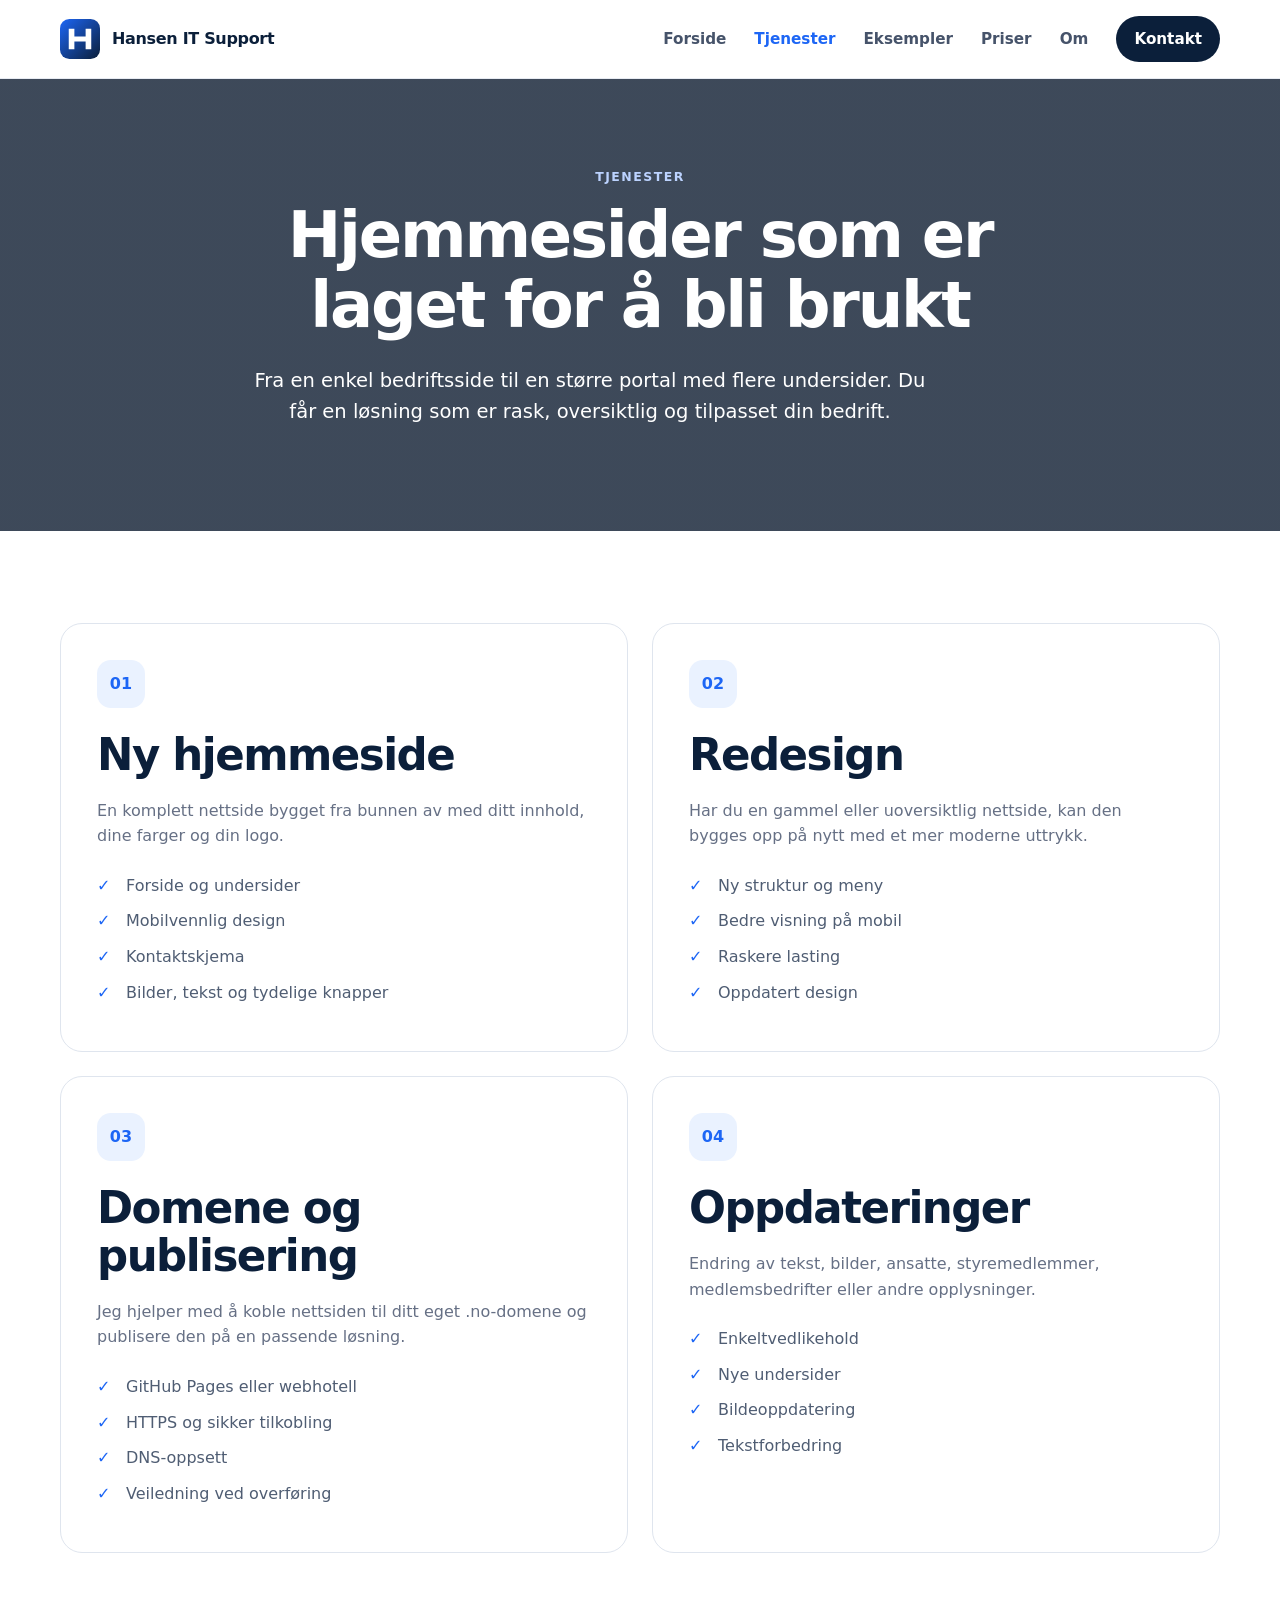
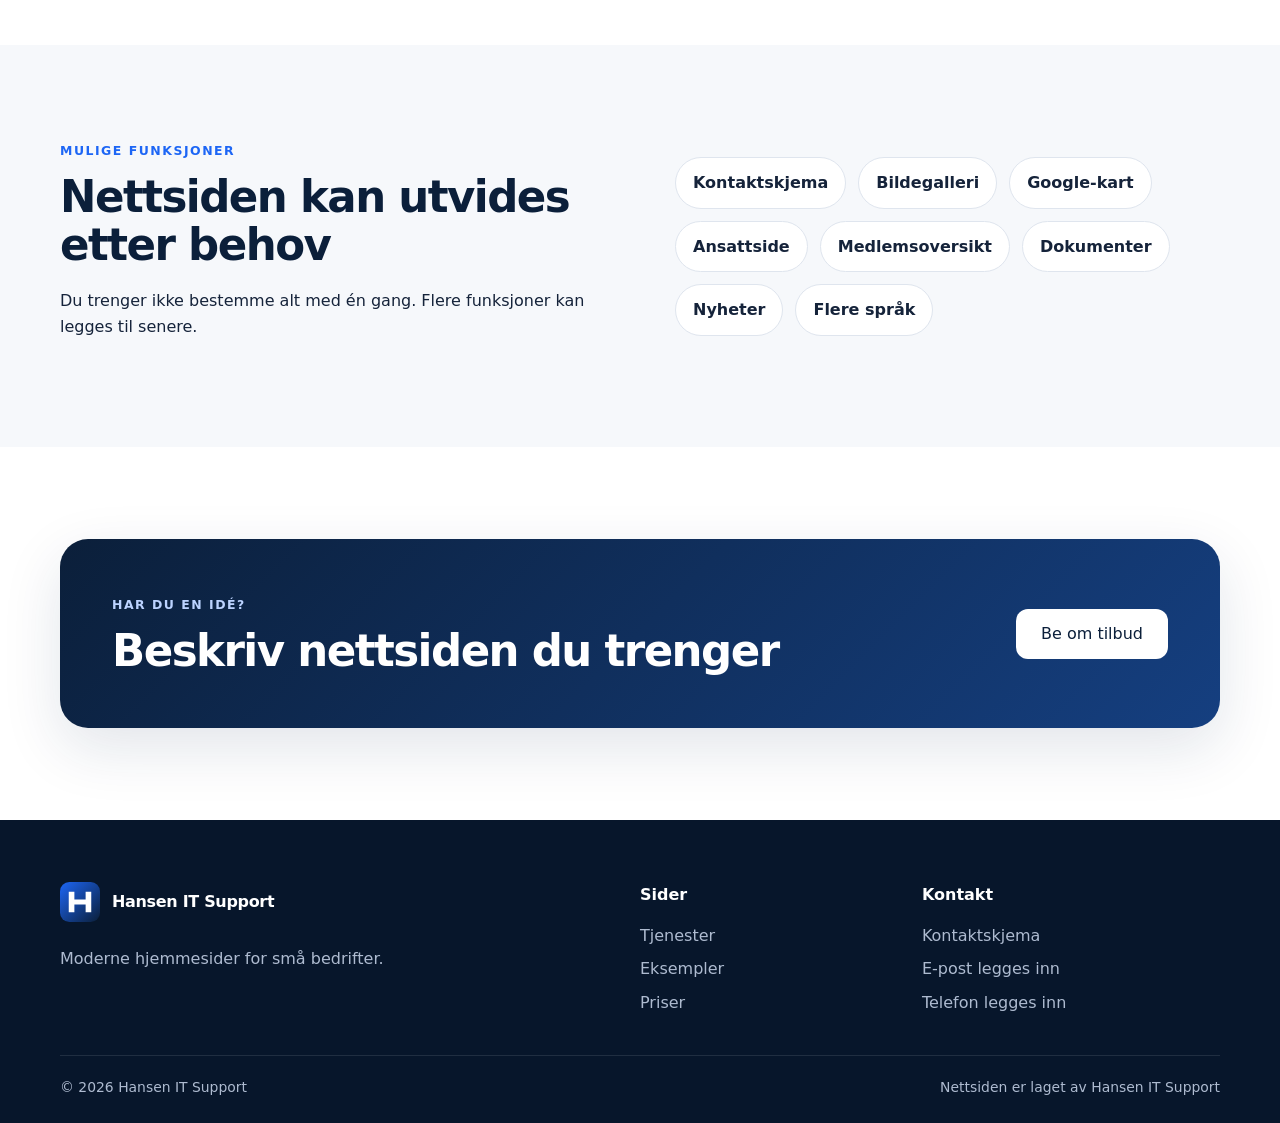
<file: tjenester.html>
<!doctype html>
<html lang="no">
<head>
  <meta charset="utf-8"><meta name="viewport" content="width=device-width, initial-scale=1">
  <meta name="description" content="Tjenester fra Hansen IT Support: nye hjemmesider, redesign, domene, e-post og vedlikehold.">
  <title>Tjenester | Hansen IT Support</title>
  <link rel="icon" href="assets/favicon.svg" type="image/svg+xml"><link rel="stylesheet" href="css/style.css">
</head>
<body class="page-services">
<header class="site-header"><div class="container nav-wrap">
<a class="brand" href="index.html"><img src="assets/logo.svg" alt=""><span>Hansen IT Support</span></a>
<button class="menu-btn" aria-expanded="false" aria-controls="main-nav">Meny</button>
<nav id="main-nav" class="main-nav"><a href="index.html">Forside</a><a class="active" href="tjenester.html">Tjenester</a><a href="eksempler.html">Eksempler</a><a href="priser.html">Priser</a><a href="om.html">Om</a><a class="nav-cta" href="kontakt.html">Kontakt</a></nav>
</div></header>
<main>
<section class="page-hero"><div class="container narrow"><span class="eyebrow">Tjenester</span><h1>Hjemmesider som er laget for å bli brukt</h1><p class="lead">Fra en enkel bedriftsside til en større portal med flere undersider. Du får en løsning som er rask, oversiktlig og tilpasset din bedrift.</p></div></section>
<section class="section"><div class="container card-grid two">
<article class="service-card"><span>01</span><h2>Ny hjemmeside</h2><p>En komplett nettside bygget fra bunnen av med ditt innhold, dine farger og din logo.</p><ul class="check-list"><li>Forside og undersider</li><li>Mobilvennlig design</li><li>Kontaktskjema</li><li>Bilder, tekst og tydelige knapper</li></ul></article>
<article class="service-card"><span>02</span><h2>Redesign</h2><p>Har du en gammel eller uoversiktlig nettside, kan den bygges opp på nytt med et mer moderne uttrykk.</p><ul class="check-list"><li>Ny struktur og meny</li><li>Bedre visning på mobil</li><li>Raskere lasting</li><li>Oppdatert design</li></ul></article>
<article class="service-card"><span>03</span><h2>Domene og publisering</h2><p>Jeg hjelper med å koble nettsiden til ditt eget .no-domene og publisere den på en passende løsning.</p><ul class="check-list"><li>GitHub Pages eller webhotell</li><li>HTTPS og sikker tilkobling</li><li>DNS-oppsett</li><li>Veiledning ved overføring</li></ul></article>
<article class="service-card"><span>04</span><h2>Oppdateringer</h2><p>Endring av tekst, bilder, ansatte, styremedlemmer, medlemsbedrifter eller andre opplysninger.</p><ul class="check-list"><li>Enkeltvedlikehold</li><li>Nye undersider</li><li>Bildeoppdatering</li><li>Tekstforbedring</li></ul></article>
</div></section>
<section class="section section-soft"><div class="container split">
<div><span class="eyebrow">Mulige funksjoner</span><h2>Nettsiden kan utvides etter behov</h2><p>Du trenger ikke bestemme alt med én gang. Flere funksjoner kan legges til senere.</p></div>
<div class="pill-grid"><span>Kontaktskjema</span><span>Bildegalleri</span><span>Google-kart</span><span>Ansattside</span><span>Medlemsoversikt</span><span>Dokumenter</span><span>Nyheter</span><span>Flere språk</span></div>
</div></section>
<section class="section"><div class="container cta"><div><span class="eyebrow light">Har du en idé?</span><h2>Beskriv nettsiden du trenger</h2></div><a class="btn btn-light" href="kontakt.html">Be om tilbud</a></div></section>
</main>
<footer class="site-footer"><div class="container footer-grid"><div><a class="brand footer-brand" href="index.html"><img src="assets/logo.svg" alt=""><span>Hansen IT Support</span></a><p>Moderne hjemmesider for små bedrifter.</p></div><div><strong>Sider</strong><a href="tjenester.html">Tjenester</a><a href="eksempler.html">Eksempler</a><a href="priser.html">Priser</a></div><div><strong>Kontakt</strong><a href="kontakt.html">Kontaktskjema</a><span class="config-email">E-post legges inn</span><span class="config-phone">Telefon legges inn</span></div></div><div class="container footer-bottom"><span>© <span id="year"></span> Hansen IT Support</span><span>Nettsiden er laget av Hansen IT Support</span></div></footer>
<script src="js/script.js"></script></body></html>
</file>
<file: css/style.css>
:root{
  --navy:#0b1f3a;--blue:#1d66f5;--blue-dark:#0e4ed8;--sky:#eaf2ff;
  --text:#15233a;--muted:#667085;--line:#dfe5ee;--soft:#f6f8fb;--white:#fff;
  --radius:22px;--shadow:0 20px 60px rgba(20,43,82,.12);
}
*{box-sizing:border-box}html{scroll-behavior:smooth}body{margin:0;font-family:Inter,ui-sans-serif,system-ui,-apple-system,BlinkMacSystemFont,"Segoe UI",sans-serif;color:var(--text);background:#fff;line-height:1.6}
img{max-width:100%}a{color:inherit}.container{width:min(1160px,calc(100% - 40px));margin:auto}.narrow{max-width:800px}.center{text-align:center}
.site-header{position:sticky;top:0;z-index:50;background:rgba(255,255,255,.92);backdrop-filter:blur(14px);border-bottom:1px solid rgba(223,229,238,.75)}
.nav-wrap{height:78px;display:flex;align-items:center;justify-content:space-between}.brand{display:flex;align-items:center;gap:12px;text-decoration:none;font-weight:800;color:var(--navy);letter-spacing:-.02em}.brand img{width:40px;height:40px}
.main-nav{display:flex;align-items:center;gap:28px}.main-nav a{text-decoration:none;font-weight:650;font-size:.95rem;color:#46536a}.main-nav a:hover,.main-nav a.active{color:var(--blue)}.main-nav .nav-cta{background:var(--navy);color:#fff;padding:11px 18px;border-radius:999px}.main-nav .nav-cta:hover,.main-nav .nav-cta.active{background:var(--blue);color:#fff}.menu-btn{display:none;border:1px solid var(--line);background:#fff;border-radius:10px;padding:9px 13px;font-weight:700}
.hero{padding:86px 0 76px;background:radial-gradient(circle at 76% 10%,#dbe8ff 0,transparent 30%),linear-gradient(180deg,#f8fbff 0,#fff 100%);overflow:hidden}.hero-grid{display:grid;grid-template-columns:1.05fr .95fr;gap:70px;align-items:center}.eyebrow{display:inline-block;text-transform:uppercase;letter-spacing:.12em;font-weight:800;font-size:.78rem;color:var(--blue);margin-bottom:13px}.eyebrow.light{color:#bcd3ff}
h1,h2,h3{color:var(--navy);line-height:1.1;letter-spacing:-.035em;margin-top:0}h1{font-size:clamp(2.6rem,5vw,5rem);margin-bottom:24px}h2{font-size:clamp(2rem,3.4vw,3.4rem);margin-bottom:18px}h3{font-size:1.35rem;margin-bottom:10px}.lead{font-size:1.22rem;color:#536179;max-width:700px}.lead-small{font-size:1.08rem;color:#5f6d83}.hero-actions{display:flex;gap:14px;flex-wrap:wrap;margin:32px 0}
.btn{display:inline-flex;align-items:center;justify-content:center;min-height:50px;padding:0 24px;border-radius:12px;text-decoration:none;font-weight:800;border:1px solid transparent;cursor:pointer;font:inherit}.btn-primary{background:var(--blue);color:#fff;box-shadow:0 12px 28px rgba(29,102,245,.25)}.btn-primary:hover{background:var(--blue-dark)}.btn-secondary{background:#fff;border-color:var(--line);color:var(--navy)}.btn-light{background:#fff;color:var(--navy)}.btn.full{width:100%}
.check-list{list-style:none;padding:0;margin:24px 0 0}.check-list li{position:relative;padding-left:29px;margin:10px 0;color:#4f5d73}.check-list li:before{content:"✓";position:absolute;left:0;top:0;color:var(--blue);font-weight:900}.check-list.compact{display:flex;gap:18px;flex-wrap:wrap;font-size:.92rem}
.hero-visual{position:relative;min-height:460px}.browser{position:absolute;inset:30px 0 0 20px;background:#fff;border:1px solid #d7deeb;border-radius:18px;box-shadow:var(--shadow);transform:rotate(1.5deg);overflow:hidden}.browser-top{height:46px;background:#f2f5f9;display:flex;align-items:center;gap:7px;padding:0 16px}.browser-top i{width:9px;height:9px;background:#c4ccda;border-radius:50%}.browser-top span{height:18px;width:44%;background:#fff;border-radius:999px;margin-left:12px}.browser-body{padding:25px}.mock-nav{height:18px;width:40%;background:#0b1f3a;border-radius:4px;margin-bottom:34px}.mock-hero{height:190px;background:linear-gradient(135deg,#e5efff,#f7faff);border-radius:16px;display:grid;grid-template-columns:1.2fr .8fr;gap:18px;padding:28px}.mock-copy b{display:block;height:15px;background:#18335e;border-radius:5px;margin-bottom:12px}.mock-copy b:nth-child(2){width:88%}.mock-copy b:nth-child(3){width:65%}.mock-copy span{display:block;width:42%;height:30px;background:#1d66f5;border-radius:8px;margin-top:22px}.mock-card{background:linear-gradient(160deg,#1d66f5,#0b1f3a);border-radius:15px}.mock-row{display:grid;grid-template-columns:repeat(3,1fr);gap:15px;margin-top:18px}.mock-row i{height:92px;background:#eef2f7;border-radius:12px}.floating-card{position:absolute;background:#fff;padding:13px 17px;border-radius:12px;box-shadow:0 13px 35px rgba(16,42,83,.18);font-weight:800;color:var(--navy)}.card-one{right:-18px;top:8px}.card-two{left:-10px;bottom:10px}
.logo-strip{border-top:1px solid var(--line);border-bottom:1px solid var(--line);background:#fff}.logo-strip-inner{display:flex;align-items:center;justify-content:space-between;gap:24px;padding:24px 0;flex-wrap:wrap}.logo-strip-inner span{font-size:.82rem;text-transform:uppercase;letter-spacing:.1em;font-weight:800;color:#8b95a6}.logo-strip-inner div{font-weight:800;color:#647188}
.section{padding:92px 0}.section-soft{background:var(--soft)}.section-heading{max-width:760px;margin-bottom:44px}.section-heading p{color:var(--muted);font-size:1.05rem}.card-grid{display:grid;gap:24px}.card-grid.three{grid-template-columns:repeat(3,1fr)}.card-grid.two{grid-template-columns:repeat(2,1fr)}.feature-card,.service-card,.price-card,.project-card,.info-box{background:#fff;border:1px solid var(--line);border-radius:var(--radius);padding:30px}.feature-card{transition:.2s ease}.feature-card:hover{transform:translateY(-5px);box-shadow:var(--shadow)}.icon,.service-card>span,.values-grid article>span{width:48px;height:48px;border-radius:14px;background:var(--sky);color:var(--blue);display:grid;place-items:center;font-weight:900;margin-bottom:24px}.feature-card p,.service-card p,.price-card p,.project-card p{color:var(--muted)}
.split{display:grid;grid-template-columns:1fr 1fr;gap:70px;align-items:center}.steps{list-style:none;padding:0;margin:0}.steps li{display:flex;gap:18px;padding:22px 0;border-bottom:1px solid var(--line)}.steps li:last-child{border-bottom:0}.steps>li>span{flex:0 0 42px;height:42px;border-radius:50%;display:grid;place-items:center;background:var(--navy);color:#fff;font-weight:900}.steps p{margin:5px 0 0;color:var(--muted)}.text-link{font-weight:800;color:var(--blue);text-decoration:none}
.cta{background:linear-gradient(135deg,var(--navy),#153f80);border-radius:28px;padding:52px;display:flex;align-items:center;justify-content:space-between;gap:30px;box-shadow:var(--shadow)}.cta h2{color:#fff;margin:0;max-width:760px}
.page-hero{padding:84px 0;background:linear-gradient(180deg,#f7faff,#fff);text-align:center}.page-hero h1{font-size:clamp(2.6rem,5vw,4.5rem)}
.service-card{padding:36px}.pill-grid{display:flex;flex-wrap:wrap;gap:12px}.pill-grid span{background:#fff;border:1px solid var(--line);border-radius:999px;padding:12px 17px;font-weight:750}
.project-grid{display:grid;grid-template-columns:1fr 1fr;gap:28px}.project-card{padding:0;overflow:hidden}.project-preview{height:300px;padding:34px;display:grid;place-items:center}.theme-builder{background:linear-gradient(135deg,#e8edf3,#c8d5e2)}.theme-property{background:linear-gradient(135deg,#f1e9df,#d9c2a7)}.theme-association{background:linear-gradient(135deg,#e7eff8,#c7d9ec)}.theme-consultant{background:linear-gradient(135deg,#e9e6f1,#d2c9e2)}.mini-site{width:100%;height:100%;background:#fff;border-radius:12px;padding:20px;box-shadow:0 15px 45px rgba(22,44,78,.2)}.mini-site span{display:block;width:35%;height:12px;background:#1c3151;border-radius:4px;margin-bottom:25px}.mini-site b{display:block;width:70%;height:54px;background:linear-gradient(90deg,#1d66f5,#76a5ff);border-radius:8px;margin-bottom:17px}.mini-site i{display:inline-block;width:30%;height:76px;background:#eef2f7;border-radius:8px;margin-right:3%}.project-content{padding:28px}.tag{display:inline-block;background:var(--sky);color:var(--blue);border-radius:999px;padding:6px 11px;font-size:.78rem;font-weight:850;text-transform:uppercase;letter-spacing:.08em;margin-bottom:13px}
.pricing-grid{display:grid;grid-template-columns:repeat(3,1fr);gap:24px;align-items:stretch}.price-card{position:relative;display:flex;flex-direction:column}.price-card.featured{border:2px solid var(--blue);box-shadow:var(--shadow);transform:translateY(-10px)}.price-card .check-list{margin-bottom:28px}.price-card .btn{margin-top:auto}.price{font-size:2rem;font-weight:900;color:var(--navy);margin:15px 0}.popular{position:absolute;right:20px;top:18px;background:var(--blue);color:#fff;padding:6px 10px;border-radius:999px;font-size:.76rem;font-weight:850}.price-note{text-align:center;color:var(--muted);max-width:850px;margin:30px auto 0;font-size:.92rem}
.about-split{grid-template-columns:.8fr 1.2fr}.portrait-card{min-height:430px;background:linear-gradient(145deg,var(--navy),#1e62c9);border-radius:30px;color:#fff;display:flex;flex-direction:column;align-items:center;justify-content:center;text-align:center;box-shadow:var(--shadow)}.portrait-card strong{font-size:1.6rem}.portrait-card span{color:#c9d9f3}.portrait-logo{width:120px;height:120px;border-radius:28px;background:#fff;display:grid;place-items:center;margin-bottom:26px}.portrait-logo img{width:78px}.values-grid{display:grid;grid-template-columns:repeat(3,1fr);gap:24px}.values-grid article{background:#fff;border-radius:var(--radius);padding:30px;border:1px solid var(--line)}.values-grid p{color:var(--muted)}
.contact-grid{display:grid;grid-template-columns:.85fr 1.15fr;gap:34px;align-items:start}.contact-panel{background:var(--navy);color:#fff;border-radius:26px;padding:38px}.contact-panel h2{color:#fff}.contact-panel p{color:#c8d4e8}.contact-method{padding:20px 0;border-bottom:1px solid rgba(255,255,255,.15)}.contact-method strong{display:block;font-size:.8rem;text-transform:uppercase;letter-spacing:.1em;color:#9fb5d7}.contact-method a{font-size:1.1rem;text-decoration:none}.contact-tip{margin-top:25px;background:rgba(255,255,255,.08);padding:20px;border-radius:15px}.contact-tip p{margin-bottom:0}.contact-form{border:1px solid var(--line);border-radius:26px;padding:34px;background:#fff}.field-row{display:grid;grid-template-columns:1fr 1fr;gap:18px}.contact-form label{display:block;font-weight:750;margin-bottom:18px}.contact-form input,.contact-form select,.contact-form textarea{display:block;width:100%;margin-top:7px;border:1px solid #cfd7e4;border-radius:11px;padding:13px 14px;font:inherit;color:var(--text);background:#fff}.contact-form input:focus,.contact-form select:focus,.contact-form textarea:focus{outline:3px solid rgba(29,102,245,.14);border-color:var(--blue)}.form-note{font-size:.86rem;color:var(--muted)}.form-status{margin-top:12px;font-weight:750}code{background:rgba(255,255,255,.12);padding:2px 5px;border-radius:4px}
.site-footer{background:#07162b;color:#aebbd0;padding:62px 0 24px}.footer-grid{display:grid;grid-template-columns:1.6fr .7fr .9fr;gap:50px}.footer-grid>div{display:flex;flex-direction:column;gap:8px}.footer-grid strong{color:#fff;margin-bottom:7px}.footer-grid a{text-decoration:none}.footer-grid a:hover{color:#fff}.footer-brand span{color:#fff}.footer-brand img{filter:none}.footer-bottom{border-top:1px solid rgba(255,255,255,.1);margin-top:40px;padding-top:20px;display:flex;justify-content:space-between;gap:20px;font-size:.87rem}
@media(max-width:900px){
  .menu-btn{display:block}.main-nav{display:none;position:absolute;top:78px;left:0;right:0;background:#fff;border-bottom:1px solid var(--line);padding:18px 20px;flex-direction:column;align-items:stretch;gap:6px}.main-nav.open{display:flex}.main-nav a{padding:10px 4px}.main-nav .nav-cta{text-align:center}
  .hero-grid,.split,.contact-grid,.about-split{grid-template-columns:1fr}.hero{padding-top:58px}.hero-visual{min-height:410px}.card-grid.three,.pricing-grid,.values-grid{grid-template-columns:1fr}.price-card.featured{transform:none}.project-grid{grid-template-columns:1fr}.footer-grid{grid-template-columns:1fr 1fr}.footer-grid>div:first-child{grid-column:1/-1}
}
@media(max-width:620px){
  .container{width:min(100% - 28px,1160px)}.nav-wrap{height:70px}.main-nav{top:70px}.brand span{font-size:.95rem}.brand img{width:35px;height:35px}
  h1{font-size:2.55rem}.lead{font-size:1.06rem}.section{padding:68px 0}.page-hero{padding:64px 0}.hero-actions .btn{width:100%}.check-list.compact{display:block}.hero-visual{min-height:325px}.browser{inset:20px 0 0 0}.browser-body{padding:16px}.mock-hero{height:150px;padding:18px}.floating-card{font-size:.8rem}.card-one{right:0}.card-two{left:0}
  .card-grid.two{grid-template-columns:1fr}.project-preview{height:230px;padding:22px}.cta{padding:34px 25px;display:block}.cta .btn{margin-top:24px;width:100%}.field-row{grid-template-columns:1fr}.contact-form,.contact-panel{padding:25px}.footer-grid{grid-template-columns:1fr}.footer-grid>div:first-child{grid-column:auto}.footer-bottom{flex-direction:column}.logo-strip-inner{justify-content:center}
}

/* Bakgrunnsbilder fra Unsplash */
.page-home .hero{
  position:relative;
  background:
    linear-gradient(90deg,rgba(7,22,43,.94) 0%,rgba(7,22,43,.82) 47%,rgba(7,22,43,.30) 100%),
    url("https://images.unsplash.com/photo-1600607687939-ce8a6c25118c?auto=format&fit=crop&w=1900&q=88") center/cover no-repeat;
}
.page-home .hero h1,
.page-home .hero .lead,
.page-home .hero .check-list li{
  color:#fff;
}
.page-home .hero .eyebrow{color:#aecdff}
.page-home .hero .btn-secondary{
  background:rgba(255,255,255,.94);
}
.page-home .hero-visual{
  filter:drop-shadow(0 24px 45px rgba(0,0,0,.28));
}

.page-services .page-hero{
  background:
    linear-gradient(rgba(7,22,43,.78),rgba(7,22,43,.78)),
    url("https://images.unsplash.com/photo-1497366811353-6870744d04b2?auto=format&fit=crop&w=1900&q=86") center/cover no-repeat;
}
.page-examples .page-hero{
  background:
    linear-gradient(rgba(7,22,43,.76),rgba(7,22,43,.76)),
    url("https://images.unsplash.com/photo-1497366754035-f200968a6e72?auto=format&fit=crop&w=1900&q=86") center/cover no-repeat;
}
.page-prices .page-hero{
  background:
    linear-gradient(rgba(7,22,43,.76),rgba(7,22,43,.76)),
    url("https://images.unsplash.com/photo-1524758631624-e2822e304c36?auto=format&fit=crop&w=1900&q=86") center/cover no-repeat;
}
.page-about .page-hero{
  background:
    linear-gradient(rgba(7,22,43,.78),rgba(7,22,43,.78)),
    url("https://images.unsplash.com/photo-1497366216548-37526070297c?auto=format&fit=crop&w=1900&q=86") center/cover no-repeat;
}
.page-contact .page-hero{
  background:
    linear-gradient(rgba(7,22,43,.78),rgba(7,22,43,.78)),
    url("https://images.unsplash.com/photo-1497366754035-f200968a6e72?auto=format&fit=crop&w=1900&q=86") center/cover no-repeat;
}

.page-services .page-hero h1,
.page-examples .page-hero h1,
.page-prices .page-hero h1,
.page-about .page-hero h1,
.page-contact .page-hero h1,
.page-services .page-hero .lead,
.page-examples .page-hero .lead,
.page-prices .page-hero .lead,
.page-about .page-hero .lead,
.page-contact .page-hero .lead{
  color:#fff;
}
.page-services .page-hero .eyebrow,
.page-examples .page-hero .eyebrow,
.page-prices .page-hero .eyebrow,
.page-about .page-hero .eyebrow,
.page-contact .page-hero .eyebrow{
  color:#bcd3ff;
}

@media(max-width:900px){
  .page-home .hero{
    background:
      linear-gradient(rgba(7,22,43,.86),rgba(7,22,43,.86)),
      url("https://images.unsplash.com/photo-1600607687939-ce8a6c25118c?auto=format&fit=crop&w=1200&q=84") center/cover no-repeat;
  }
}
</file>
